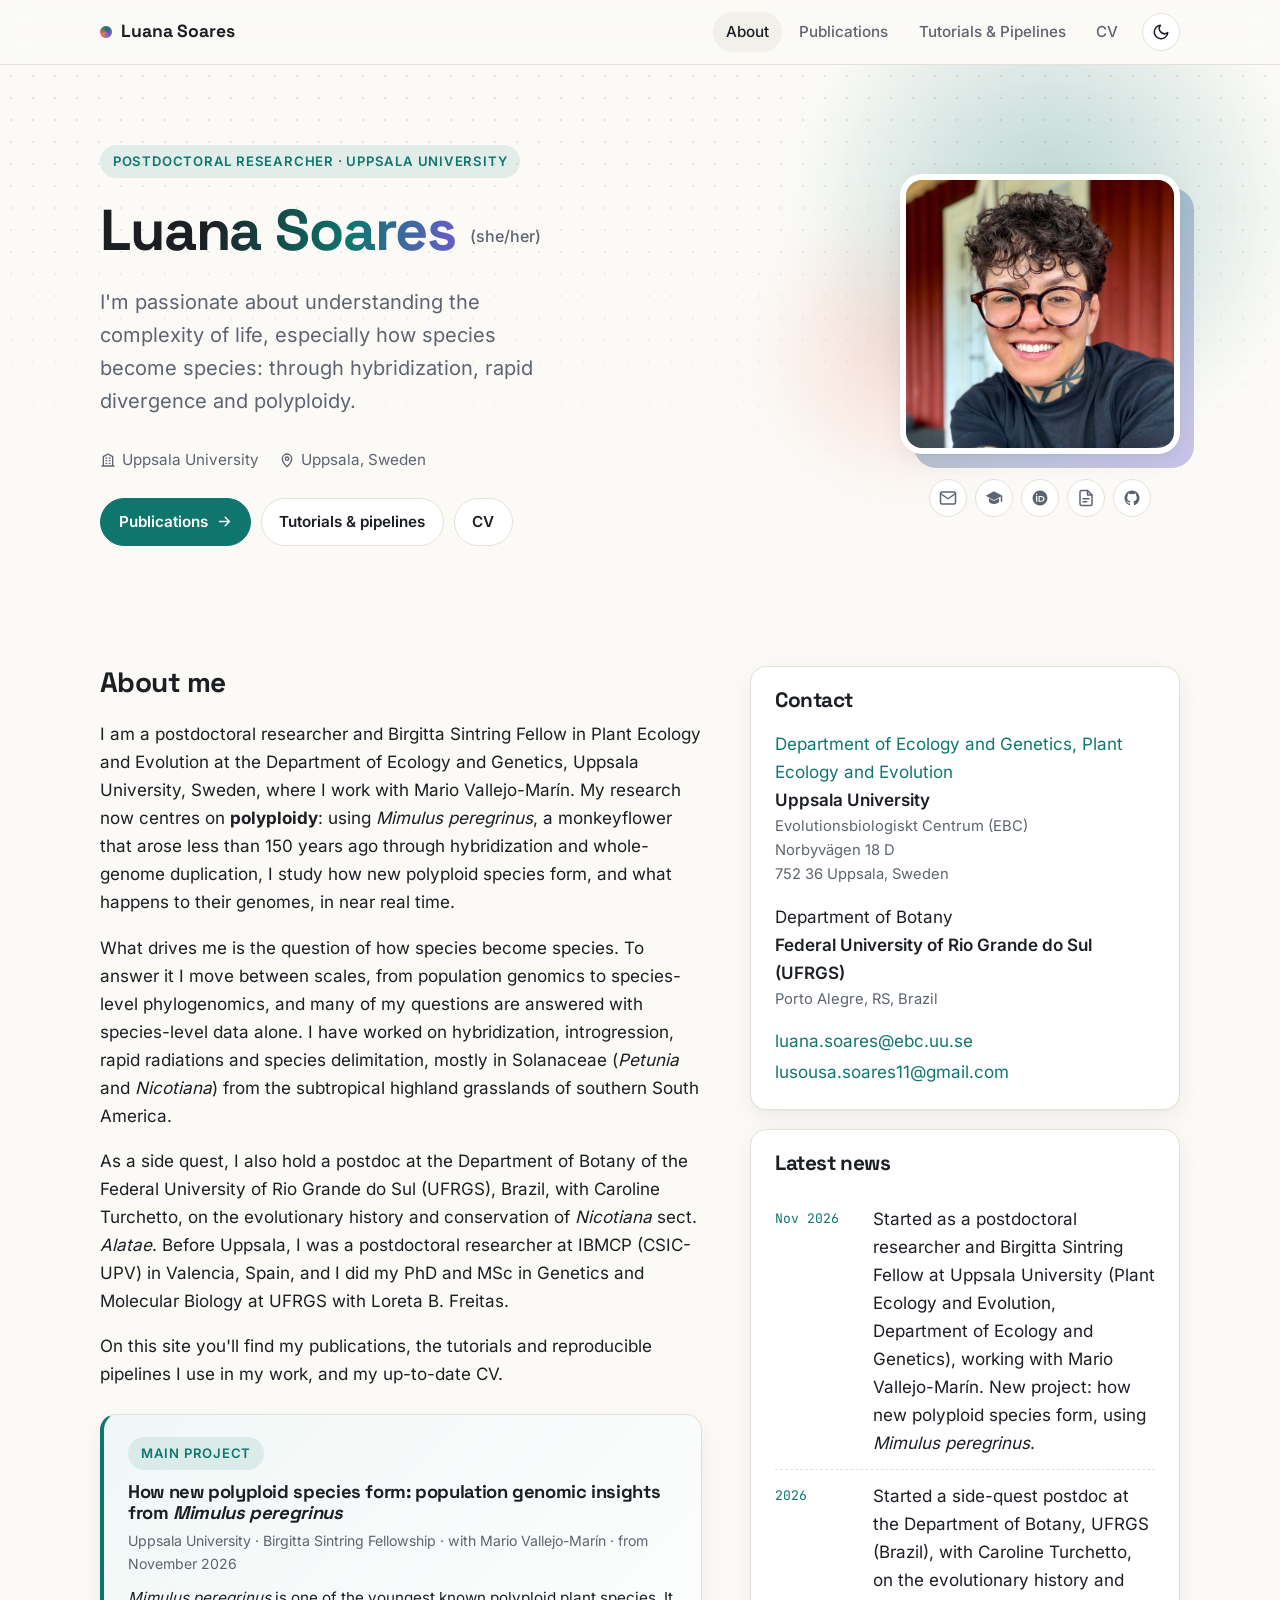
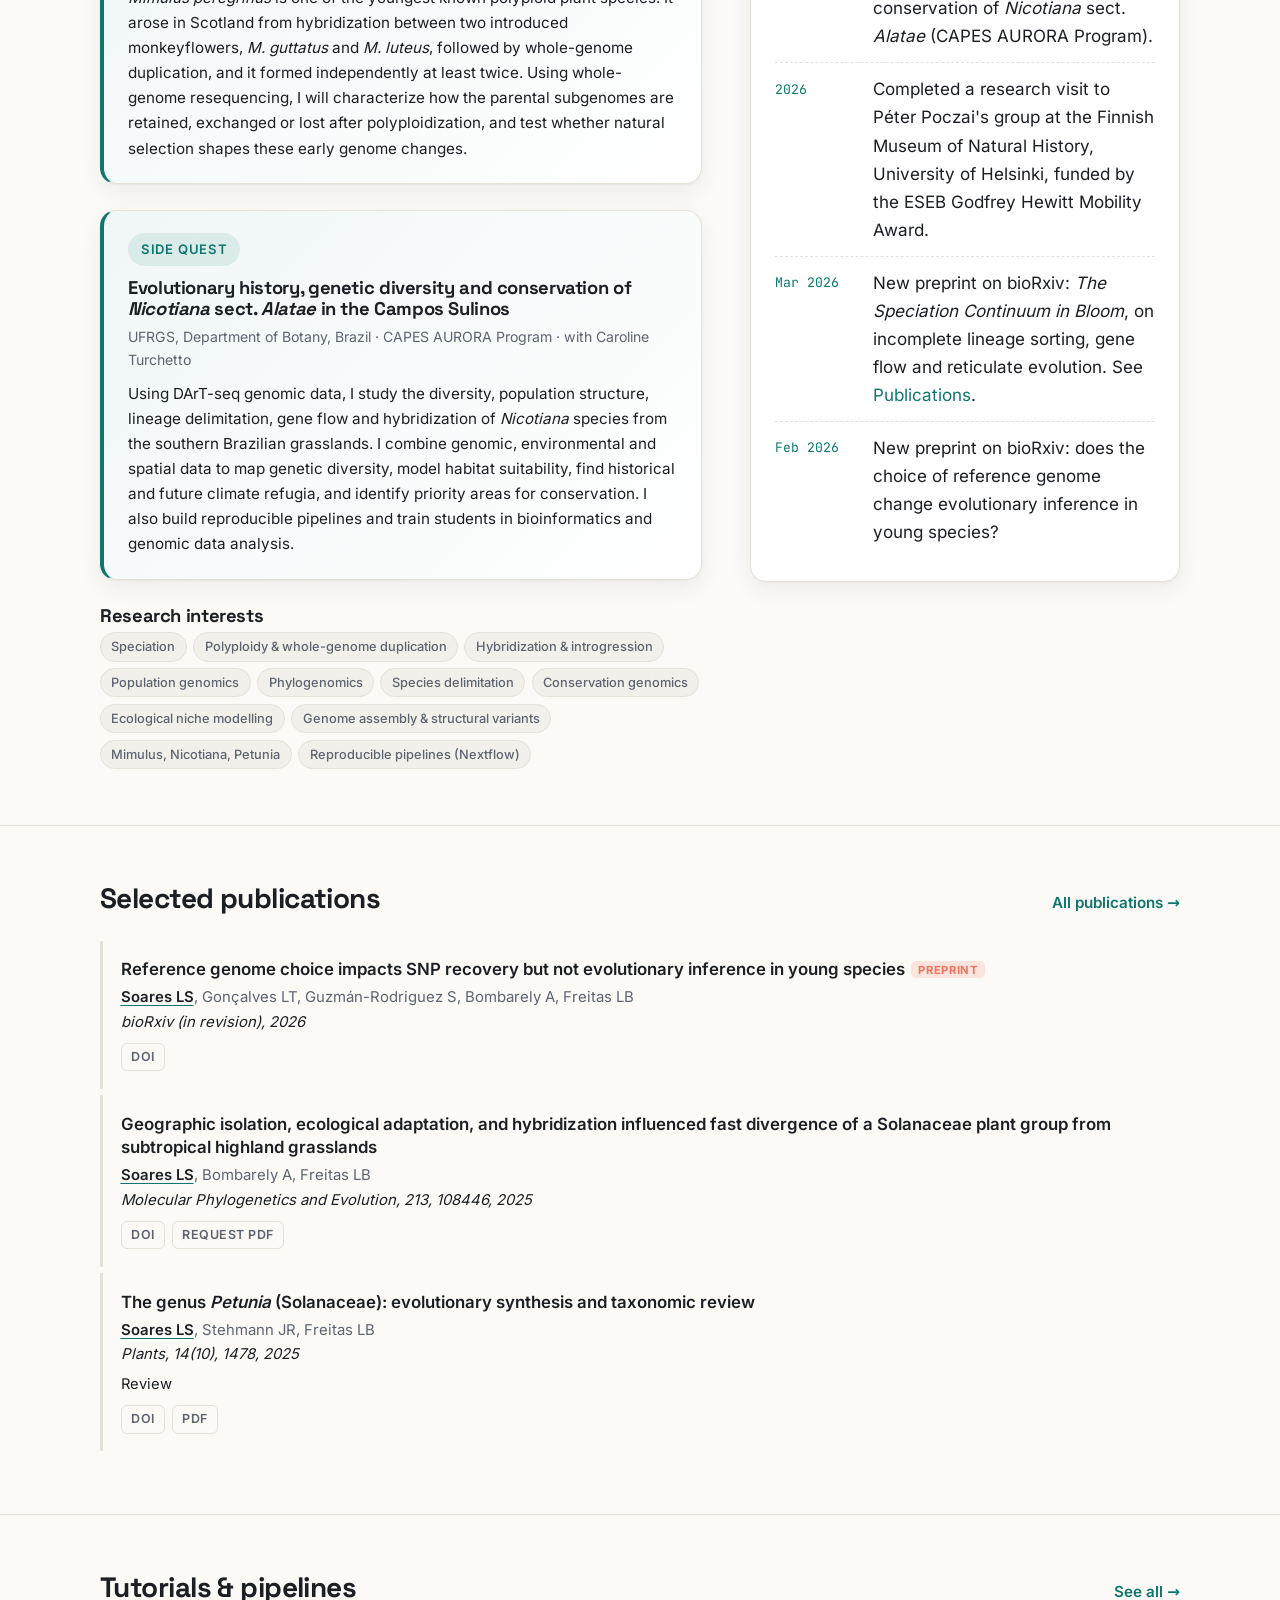
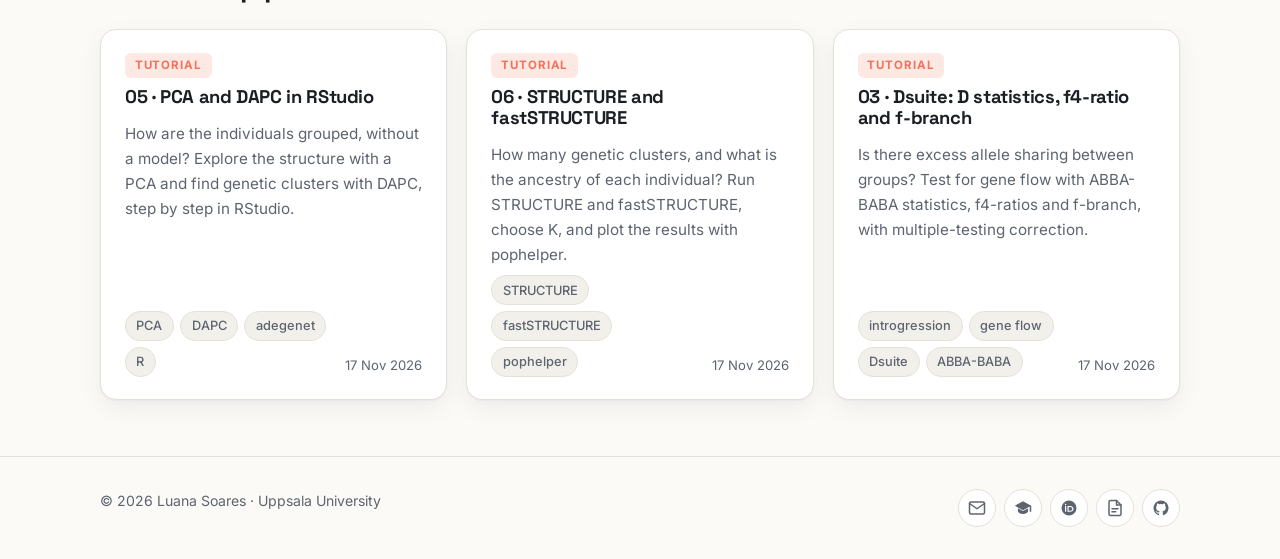
<file: index.html>
<!DOCTYPE html>
<html lang="en">
<head>
<title>Luana Soares · Researcher</title>
<meta name="description" content="Personal research website: publications, tutorials, pipelines and CV.">
<meta charset="utf-8">
<meta name="viewport" content="width=device-width, initial-scale=1">
<link rel="icon" href="assets/img/favicon.svg" type="image/svg+xml">
<link rel="stylesheet" href="assets/css/style.css">
<script src="assets/js/site.js"></script>
</head>
<body data-page="home">
<main>
  <section class="hero"><div class="container" id="hero"></div></section>
  <section class="block"><div class="container two-col" id="about"></div></section>
  <section class="block"><div class="container">
    <div class="section-head"><h2>Selected publications</h2><a href="publications.html">All publications →</a></div>
    <div id="featured-pubs"></div>
  </div></section>
  <section class="block"><div class="container">
    <div class="section-head"><h2>Tutorials &amp; pipelines</h2><a href="tutorials.html">See all →</a></div>
    <div class="grid-cards" id="latest-tuts"></div>
  </div></section>
</main>
</body>
</html>
</file>
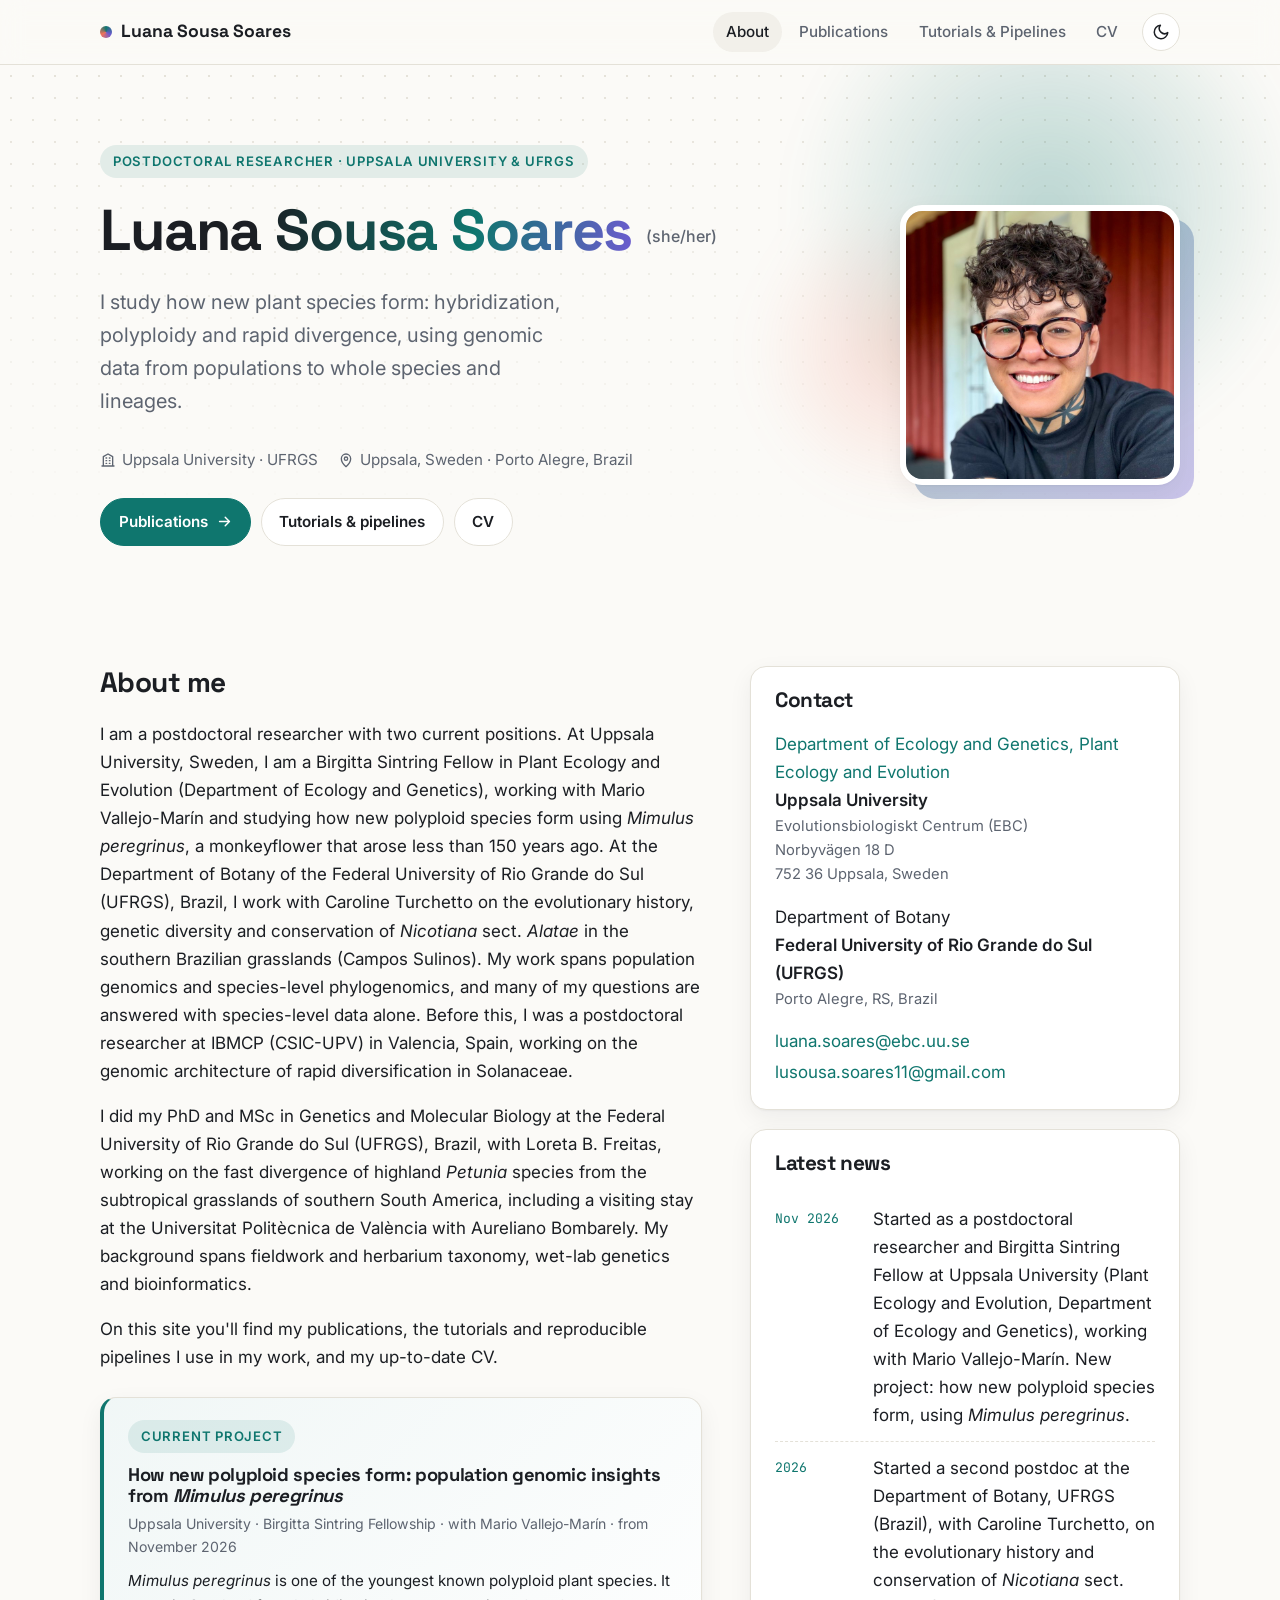
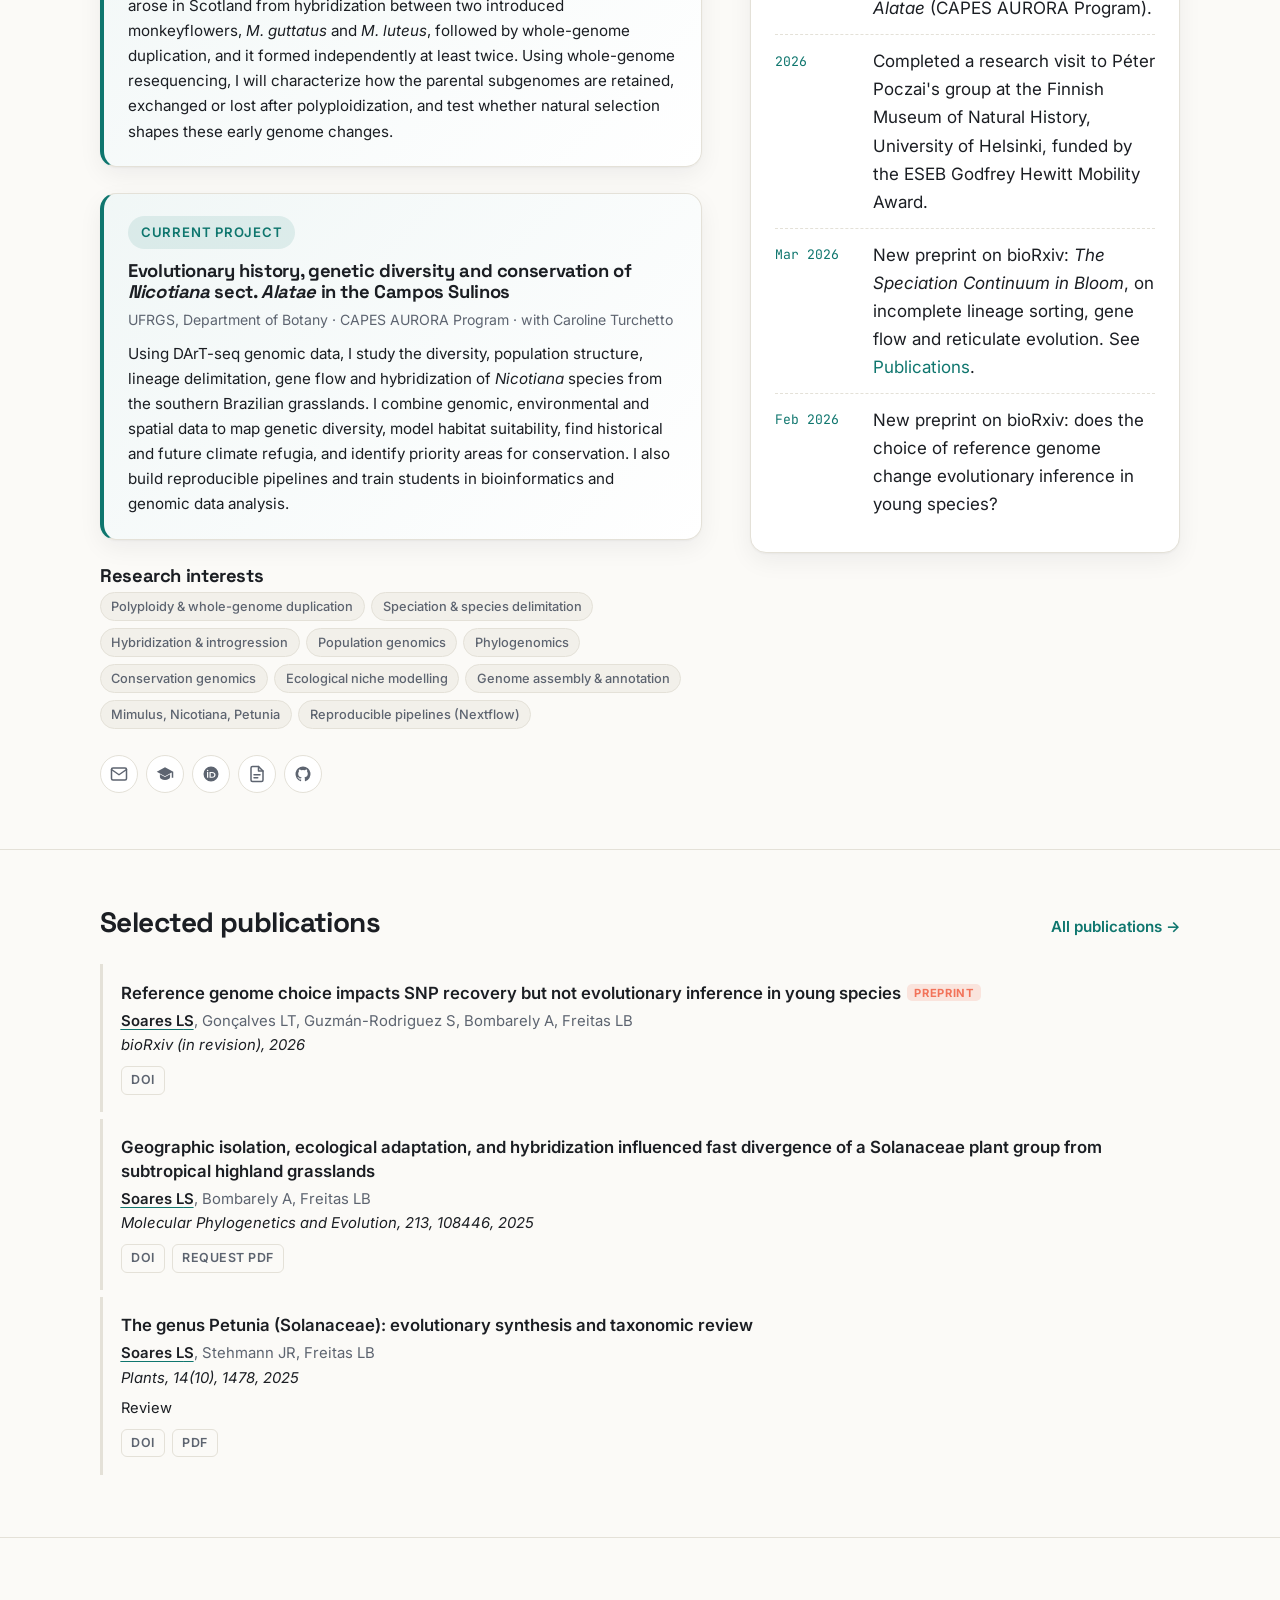
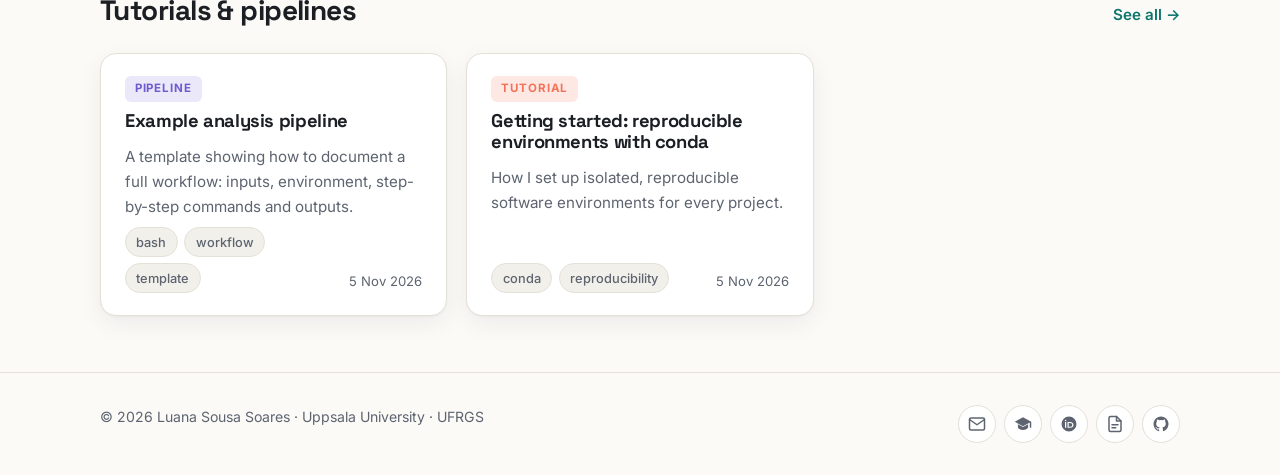
<file: luassoares.github.io/index.html>
<!DOCTYPE html>
<html lang="en">
<head>
<title>Luana Sousa Soares · Researcher</title>
<meta name="description" content="Personal research website: publications, tutorials, pipelines and CV.">
<meta charset="utf-8">
<meta name="viewport" content="width=device-width, initial-scale=1">
<link rel="preconnect" href="https://fonts.googleapis.com">
<link rel="preconnect" href="https://fonts.gstatic.com" crossorigin>
<link href="https://fonts.googleapis.com/css2?family=Inter:wght@400;500;600;700&family=JetBrains+Mono:wght@400;500&family=Space+Grotesk:wght@500;700&display=swap" rel="stylesheet">
<link rel="icon" href="assets/img/favicon.svg" type="image/svg+xml">
<link rel="stylesheet" href="assets/css/style.css">
<script src="assets/js/site.js"></script>
</head>
<body data-page="home">
<main>
  <section class="hero"><div class="container" id="hero"></div></section>
  <section class="block"><div class="container two-col" id="about"></div></section>
  <section class="block"><div class="container">
    <div class="section-head"><h2>Selected publications</h2><a href="publications.html">All publications →</a></div>
    <div id="featured-pubs"></div>
  </div></section>
  <section class="block"><div class="container">
    <div class="section-head"><h2>Tutorials &amp; pipelines</h2><a href="tutorials.html">See all →</a></div>
    <div class="grid-cards" id="latest-tuts"></div>
  </div></section>
</main>
</body>
</html>
</file>
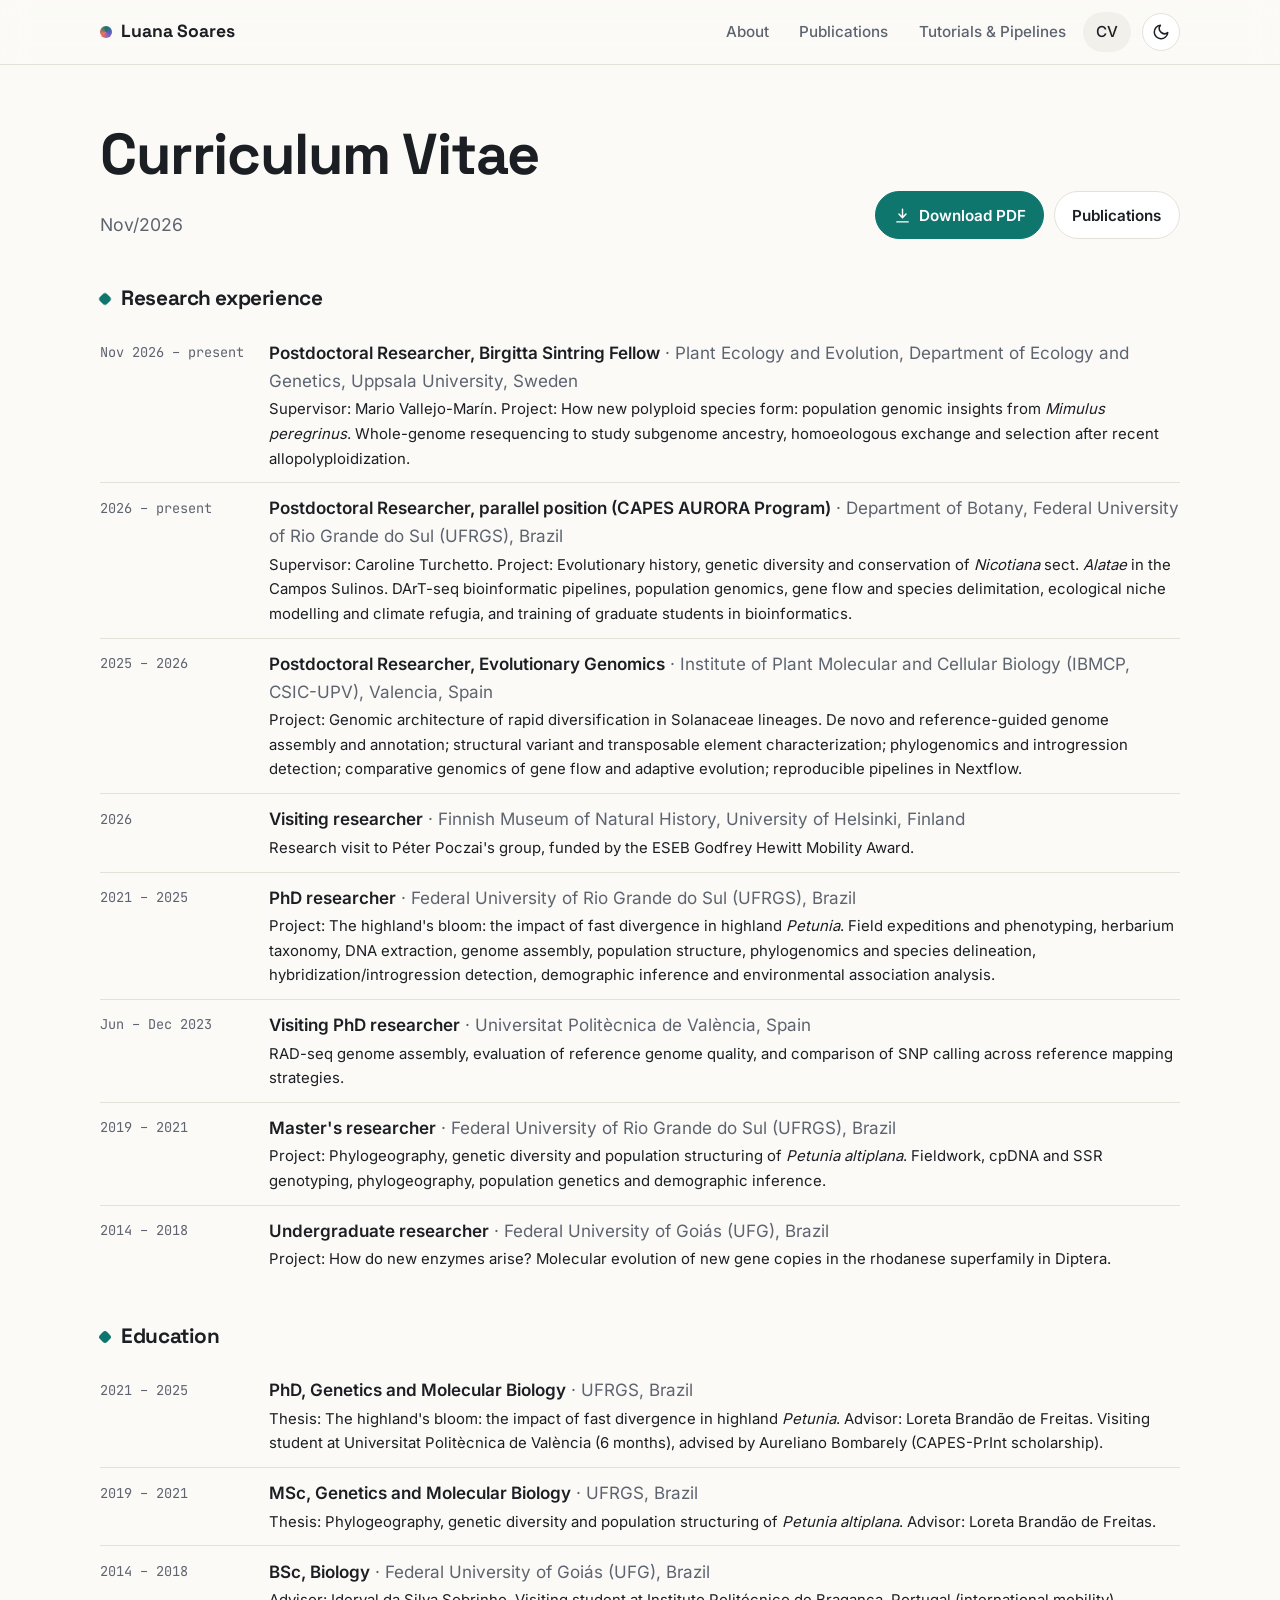
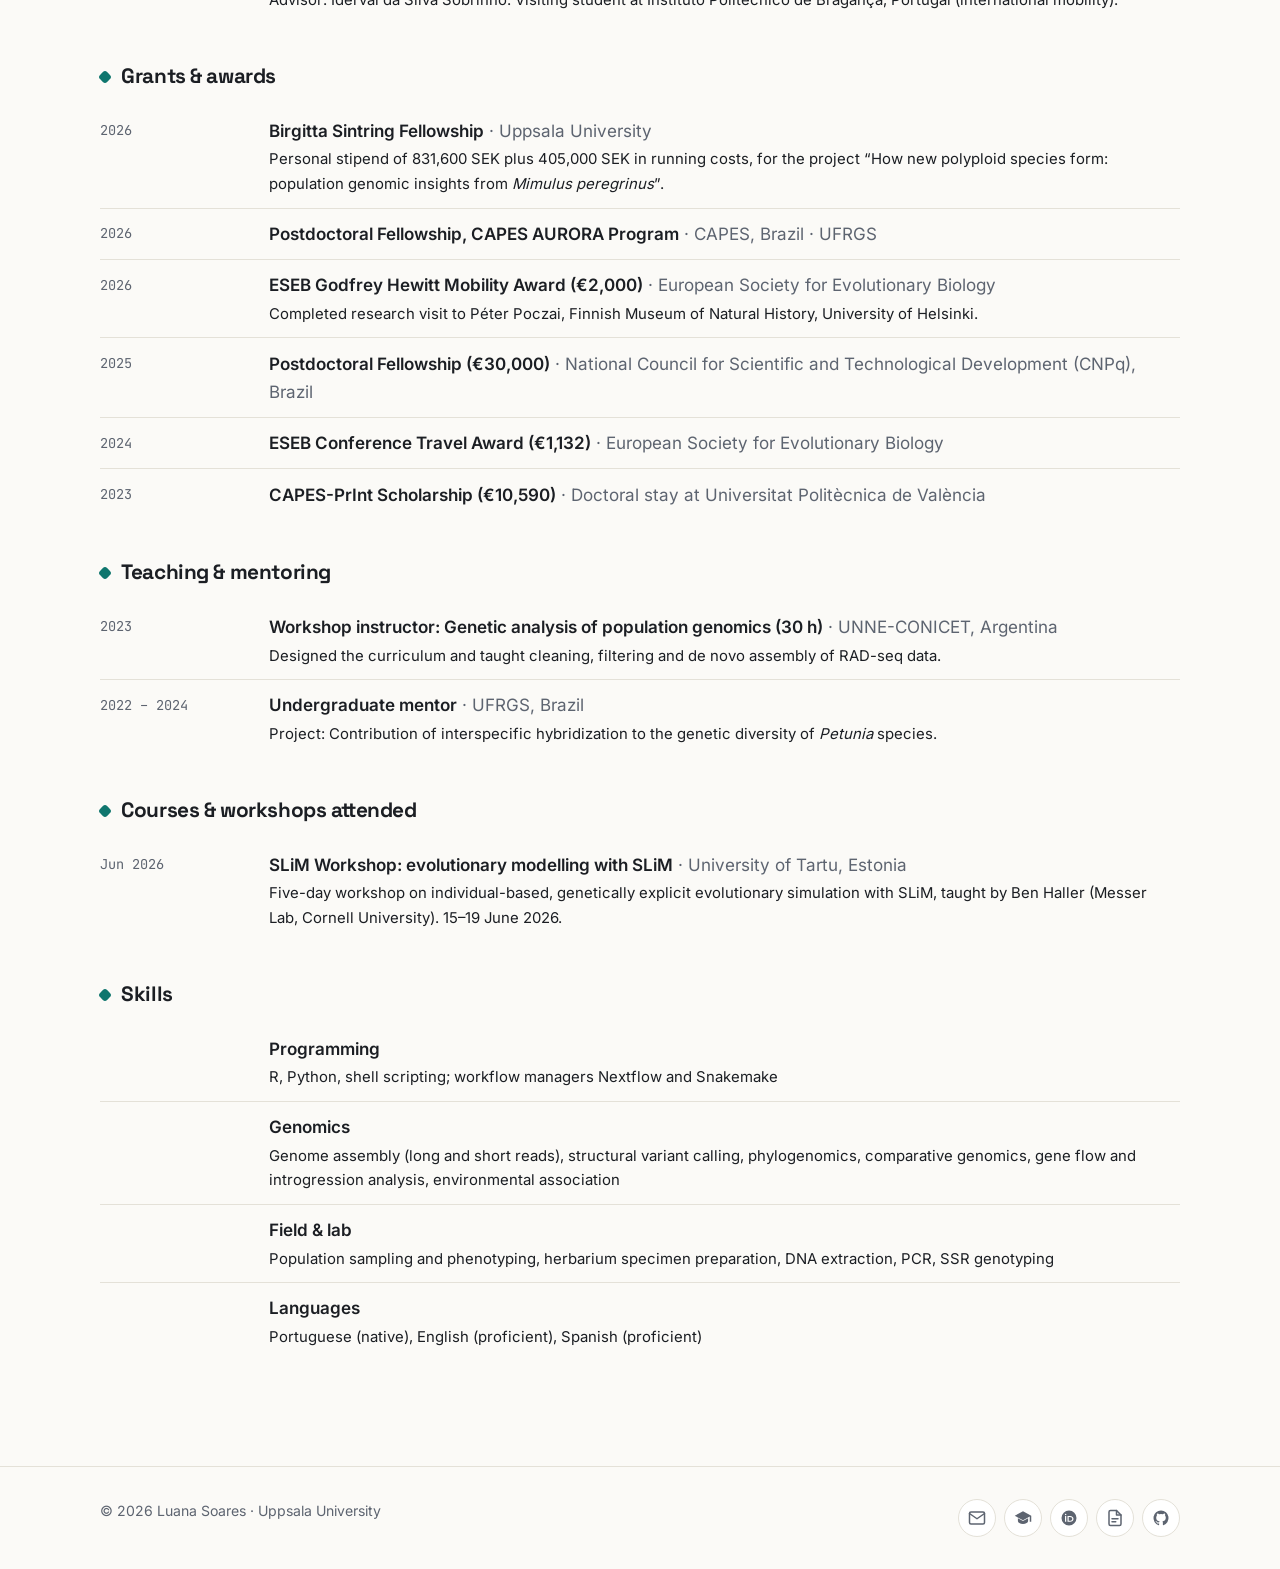
<file: cv.html>
<!DOCTYPE html>
<html lang="en">
<head>
<title>CV · Luana Soares</title>
<meta charset="utf-8">
<meta name="viewport" content="width=device-width, initial-scale=1">
<link rel="icon" href="assets/img/favicon.svg" type="image/svg+xml">
<link rel="stylesheet" href="assets/css/style.css">
<script src="assets/js/site.js"></script>
</head>
<body data-page="cv">
<main class="container">
  <div class="page-head reveal" style="display:flex;flex-wrap:wrap;justify-content:space-between;align-items:flex-end;gap:1.5rem">
    <div>
      <h1>Curriculum Vitae</h1>
      <p id="cv-updated"></p>
    </div>
    <div class="btn-row no-print">
      <a class="btn primary" id="cv-download" href="#" target="_blank" rel="noopener">
        <svg viewBox="0 0 24 24" fill="none" stroke="currentColor" stroke-width="2" stroke-linecap="round" stroke-linejoin="round"><path d="M12 3v12m0 0 5-5m-5 5-5-5M4 21h16"/></svg>
        Download PDF
      </a>
      <a class="btn" href="publications.html">Publications</a>
    </div>
  </div>
  <div id="cv-body" style="padding:1.5rem 0 4rem"></div>
</main>
</body>
</html>
</file>
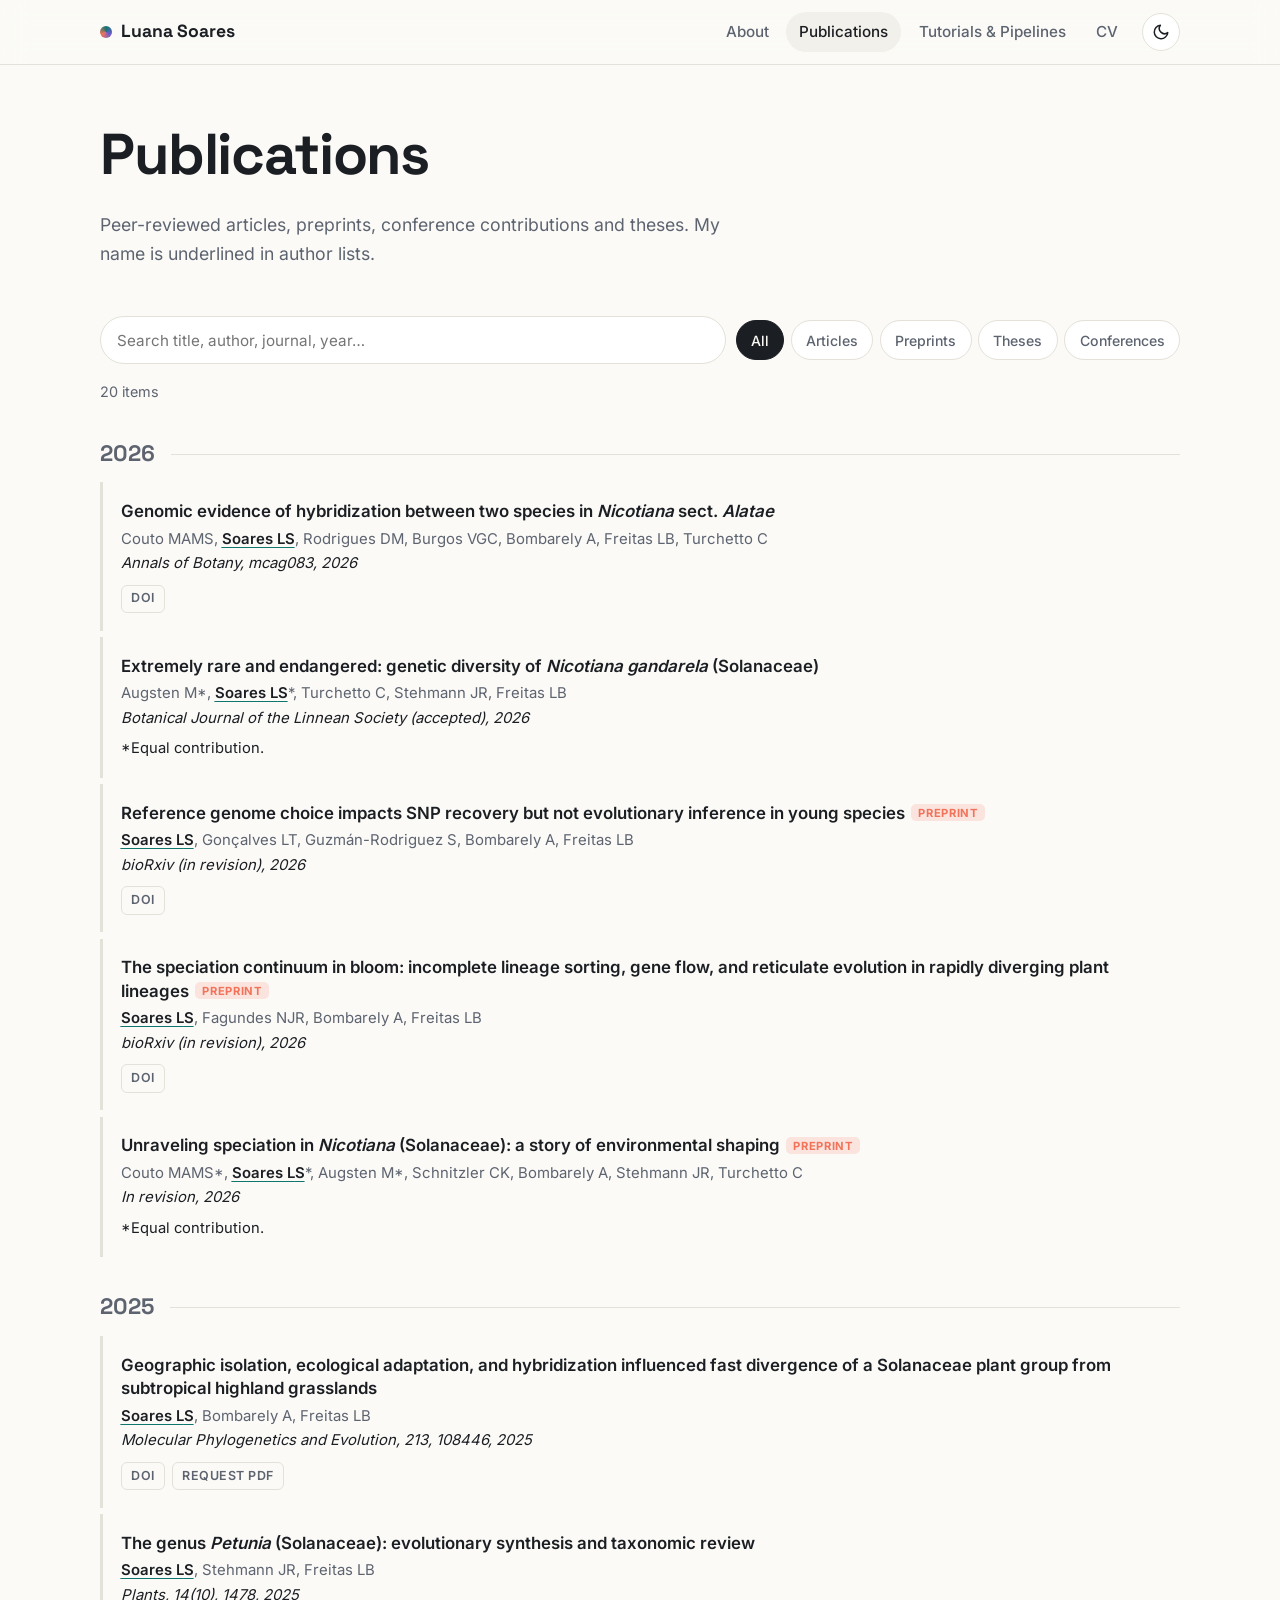
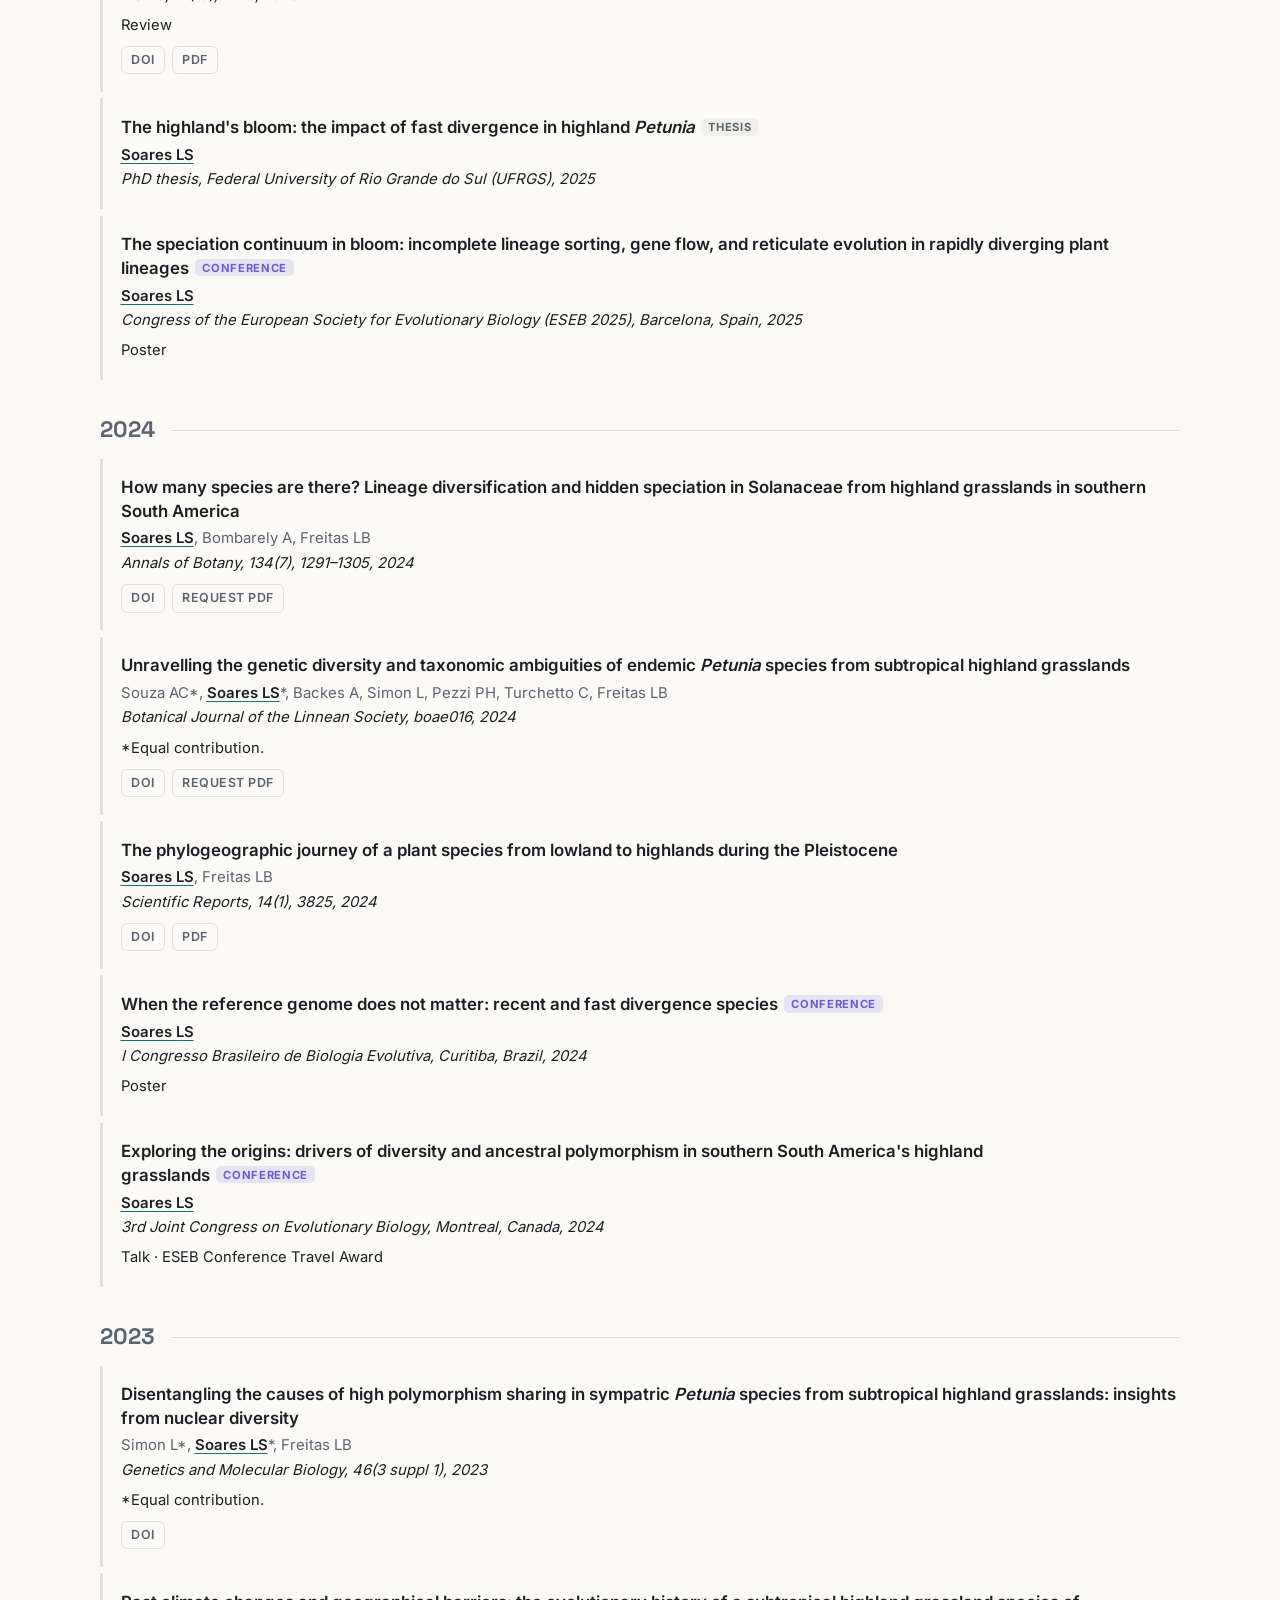
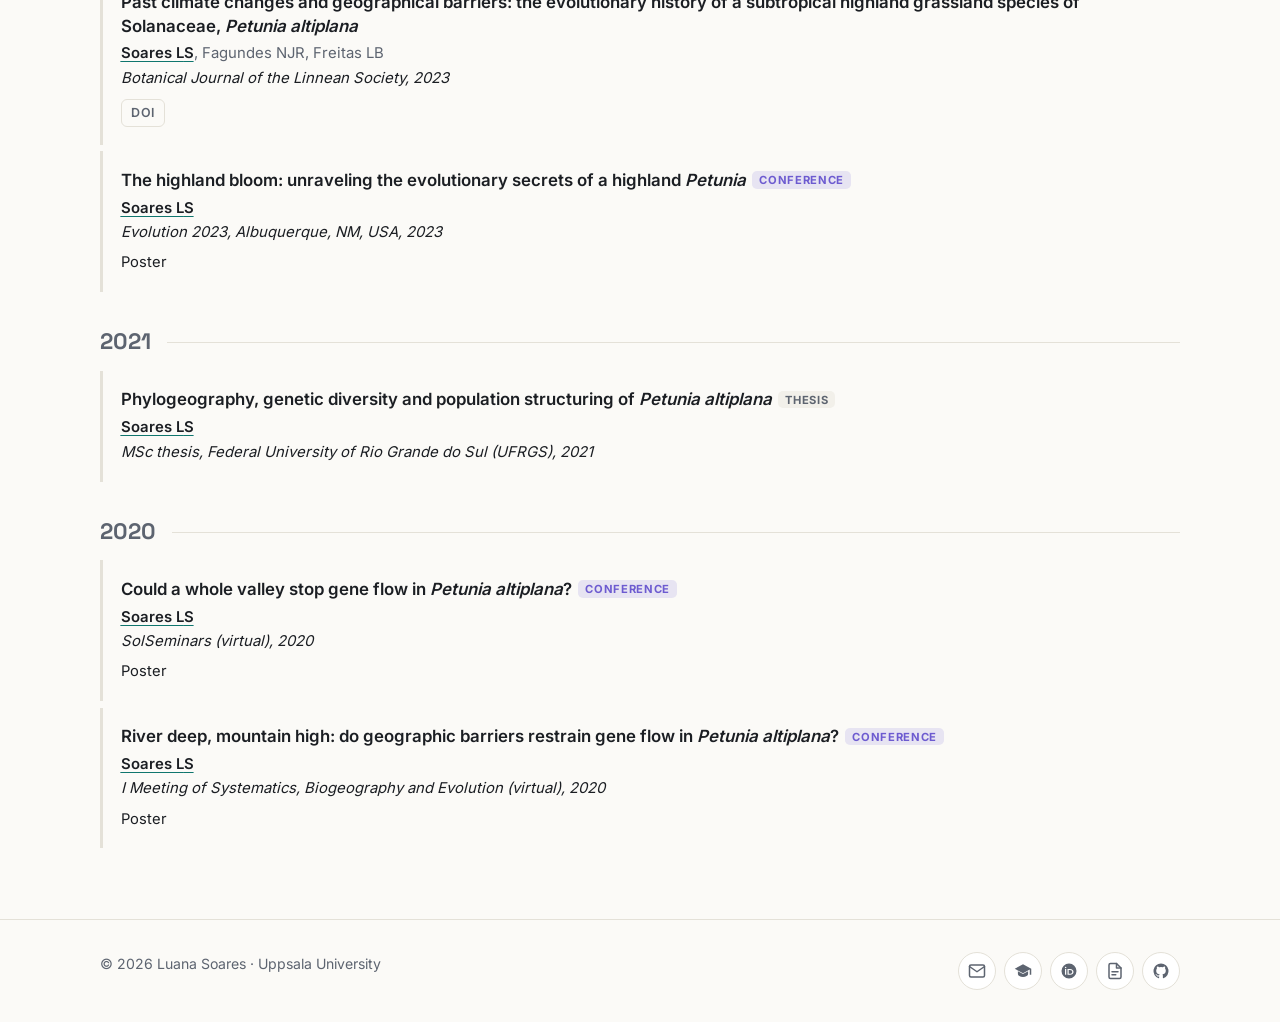
<file: publications.html>
<!DOCTYPE html>
<html lang="en">
<head>
<title>Publications · Luana Soares</title>
<meta charset="utf-8">
<meta name="viewport" content="width=device-width, initial-scale=1">
<link rel="icon" href="assets/img/favicon.svg" type="image/svg+xml">
<link rel="stylesheet" href="assets/css/style.css">
<script src="assets/js/site.js"></script>
</head>
<body data-page="publications">
<main class="container">
  <div class="page-head reveal">
    <h1>Publications</h1>
    <p>Peer-reviewed articles, preprints, conference contributions and theses. My name is underlined in author lists.</p>
  </div>
  <div class="toolbar">
    <input id="search" type="search" placeholder="Search title, author, journal, year…">
    <div id="filters" style="display:flex;gap:.4rem;flex-wrap:wrap"></div>
  </div>
  <div class="muted" id="count" style="font-size:.9rem"></div>
  <div id="pub-list" style="padding-bottom:4rem"></div>
</main>
</body>
</html>
</file>
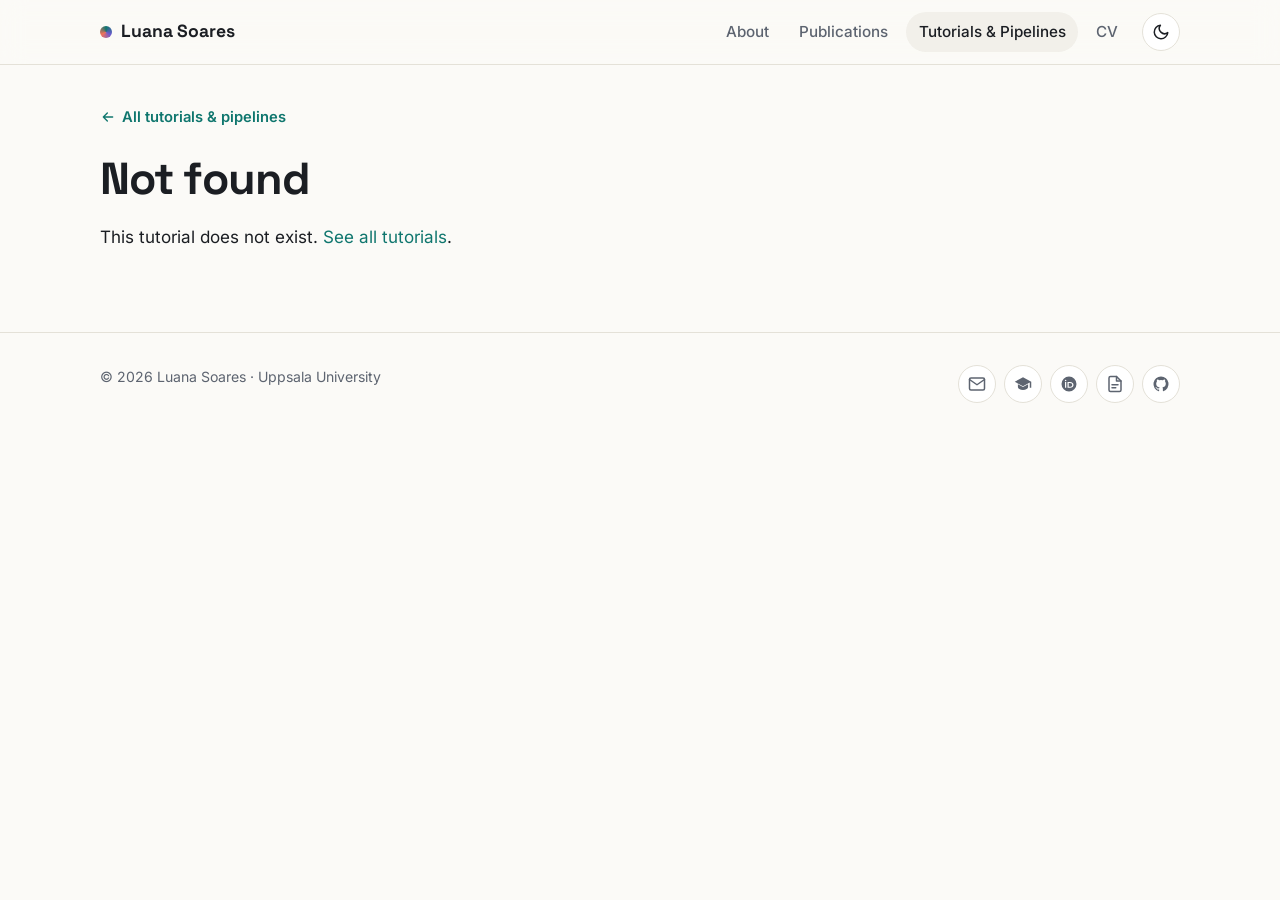
<file: tutorial.html>
<!DOCTYPE html>
<html lang="en">
<head>
<title>Luana Soares</title>
<meta charset="utf-8">
<meta name="viewport" content="width=device-width, initial-scale=1">
<link rel="icon" href="assets/img/favicon.svg" type="image/svg+xml">
<link rel="stylesheet" href="assets/css/style.css">
<script src="assets/js/site.js"></script>
<link rel="stylesheet" href="assets/css/highlight-github-dark.min.css">
<script src="assets/js/marked.min.js"></script>
<script src="assets/js/highlight.min.js"></script>
</head>
<body data-page="tutorial">
<main class="container">
  <div class="article-wrap">
    <div>
      <a class="back" href="tutorials.html"><svg width="16" height="16" viewBox="0 0 24 24" fill="none" stroke="currentColor" stroke-width="2" stroke-linecap="round" stroke-linejoin="round"><path d="M19 12H5m6 6-6-6 6-6"/></svg> All tutorials &amp; pipelines</a>
      <article class="article" id="article"><p class="muted">Loading…</p></article>
    </div>
    <aside class="toc" id="toc"></aside>
  </div>
</main>
</body>
</html>
</file>
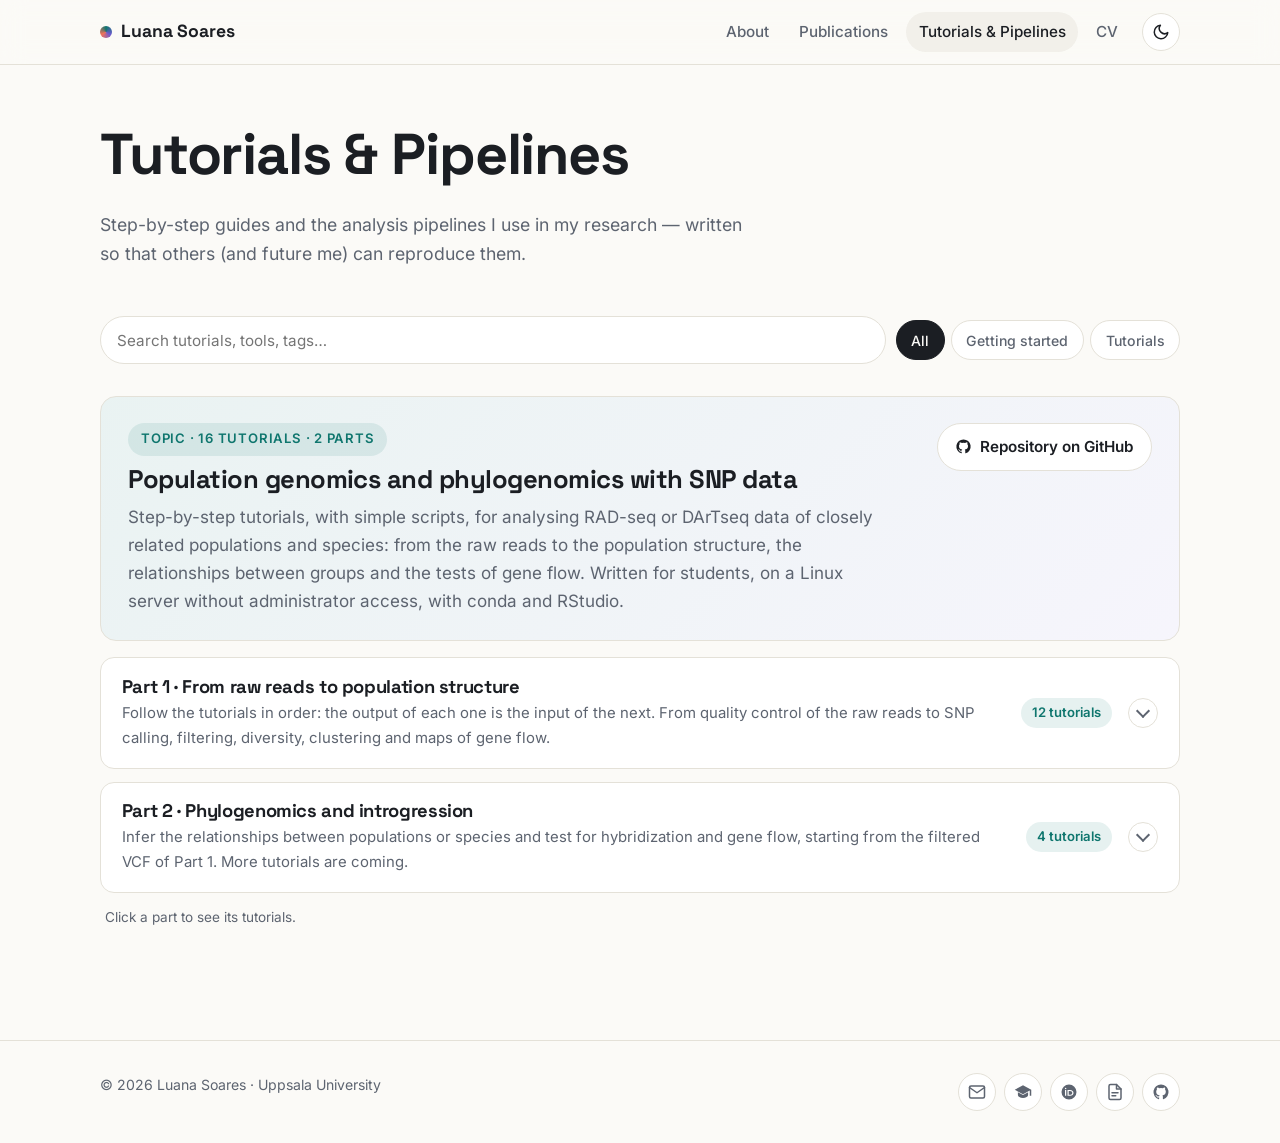
<file: tutorials.html>
<!DOCTYPE html>
<html lang="en">
<head>
<title>Tutorials &amp; Pipelines · Luana Soares</title>
<meta charset="utf-8">
<meta name="viewport" content="width=device-width, initial-scale=1">
<link rel="icon" href="assets/img/favicon.svg" type="image/svg+xml">
<link rel="stylesheet" href="assets/css/style.css">
<script src="assets/js/site.js"></script>
</head>
<body data-page="tutorials">
<main class="container">
  <div class="page-head reveal">
    <h1>Tutorials &amp; Pipelines</h1>
    <p>Step-by-step guides and the analysis pipelines I use in my research — written so that others (and future me) can reproduce them.</p>
  </div>
  <div class="toolbar">
    <input id="search" type="search" placeholder="Search tutorials, tools, tags…">
    <div id="filters" style="display:flex;gap:.4rem;flex-wrap:wrap"></div>
  </div>
  <div id="tut-list" style="padding:1rem 0 4rem"></div>
</main>
</body>
</html>
</file>
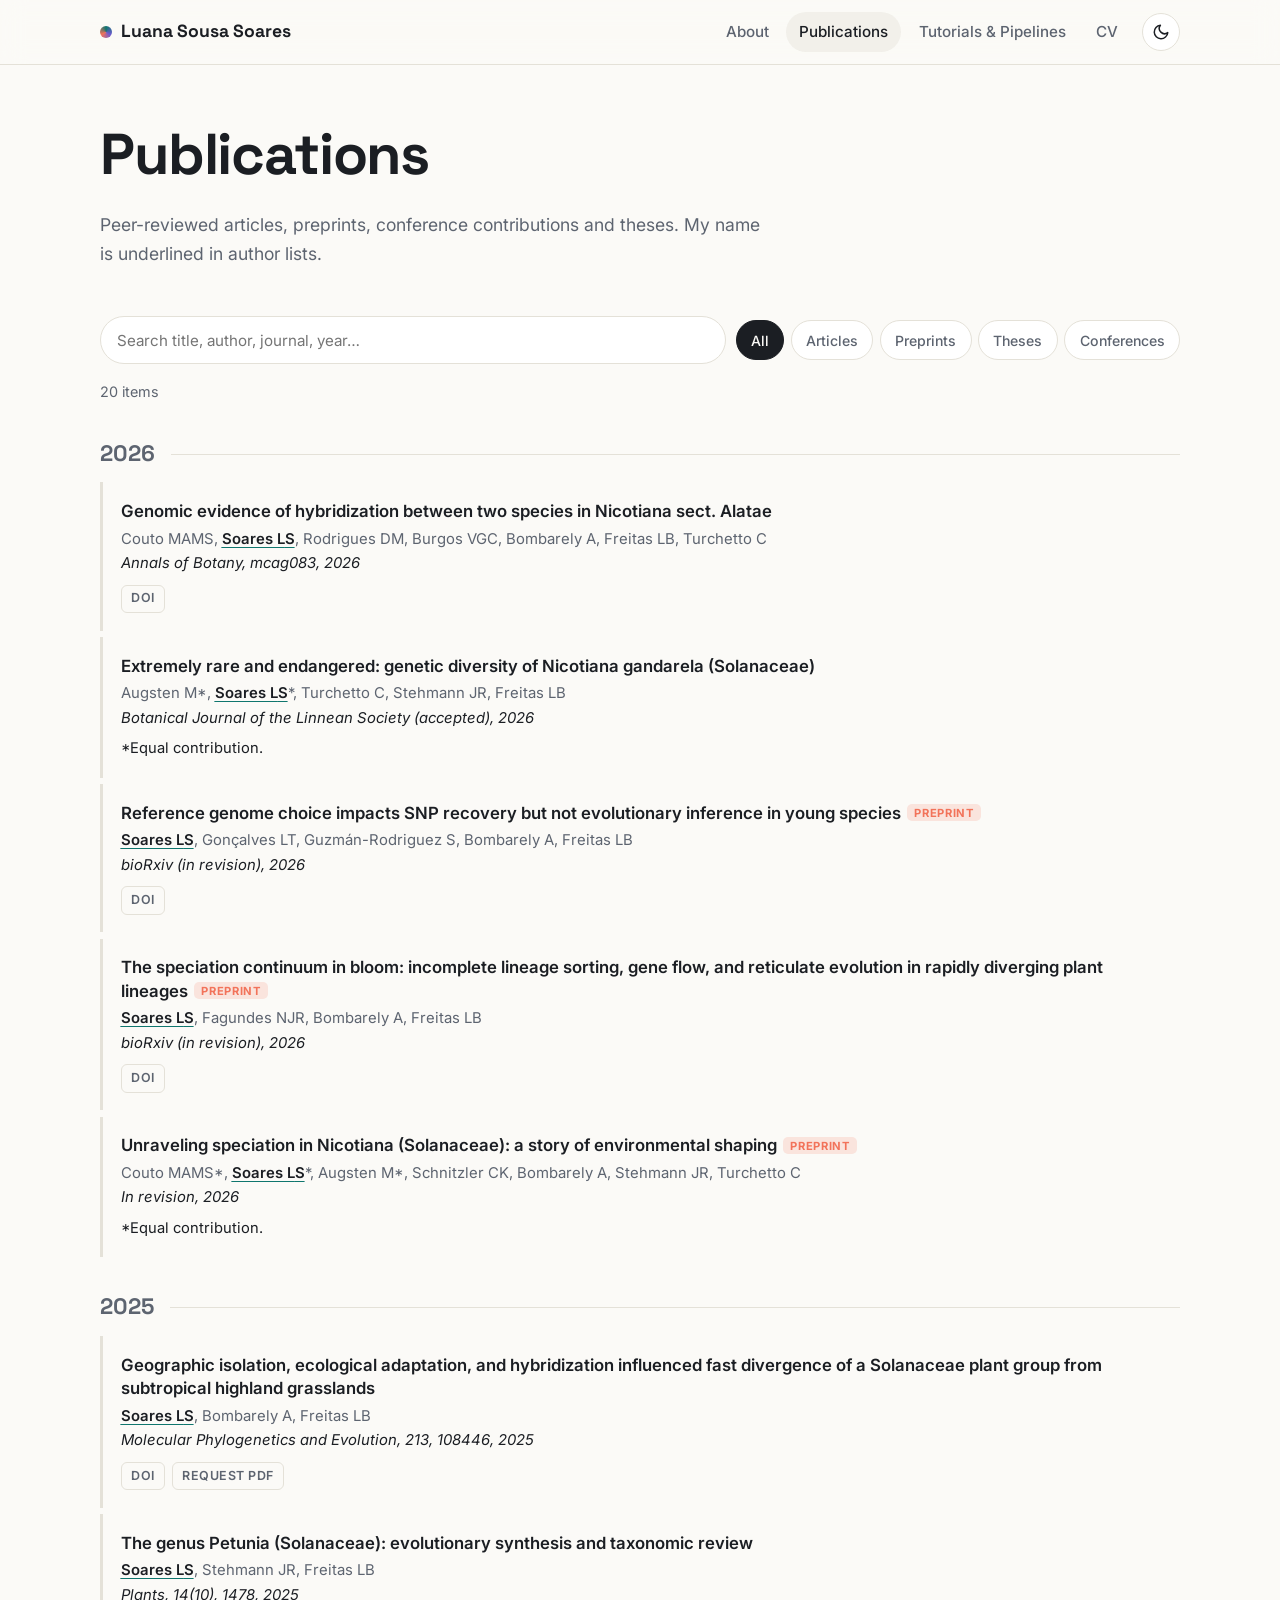
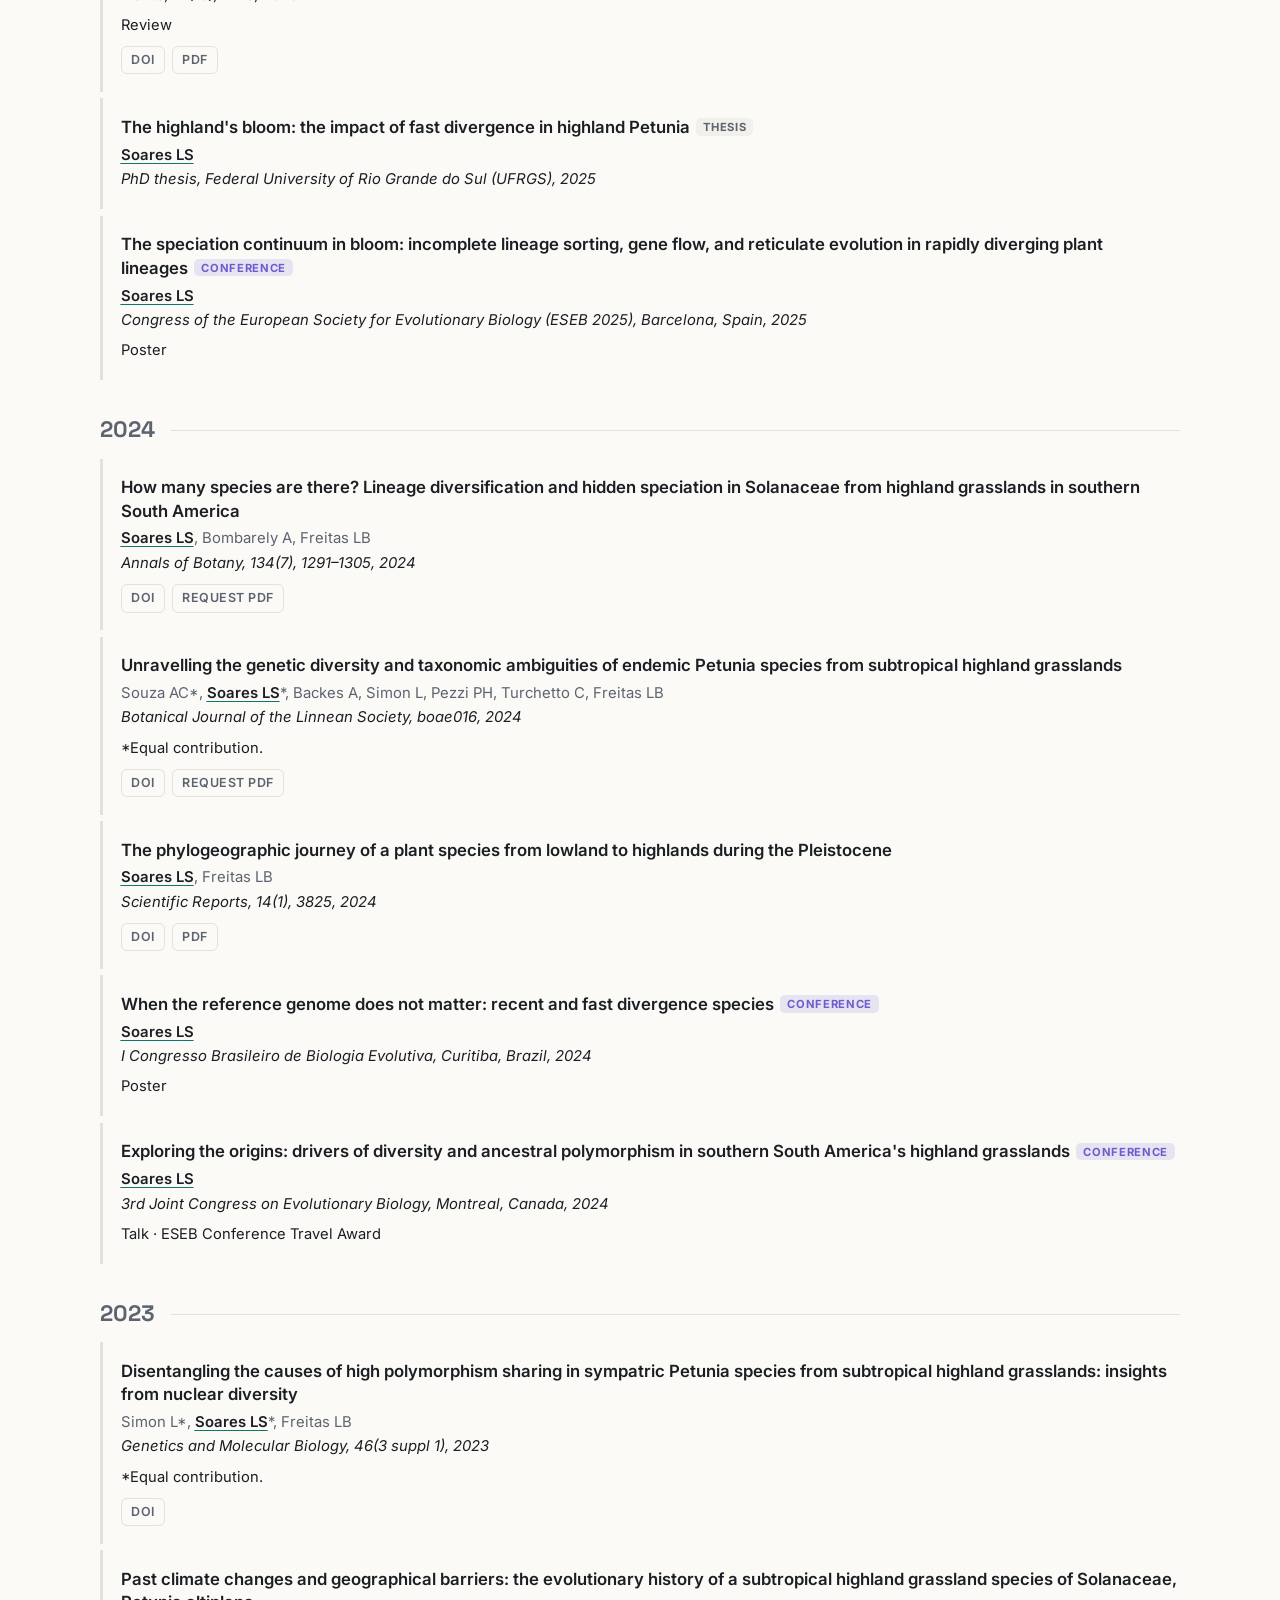
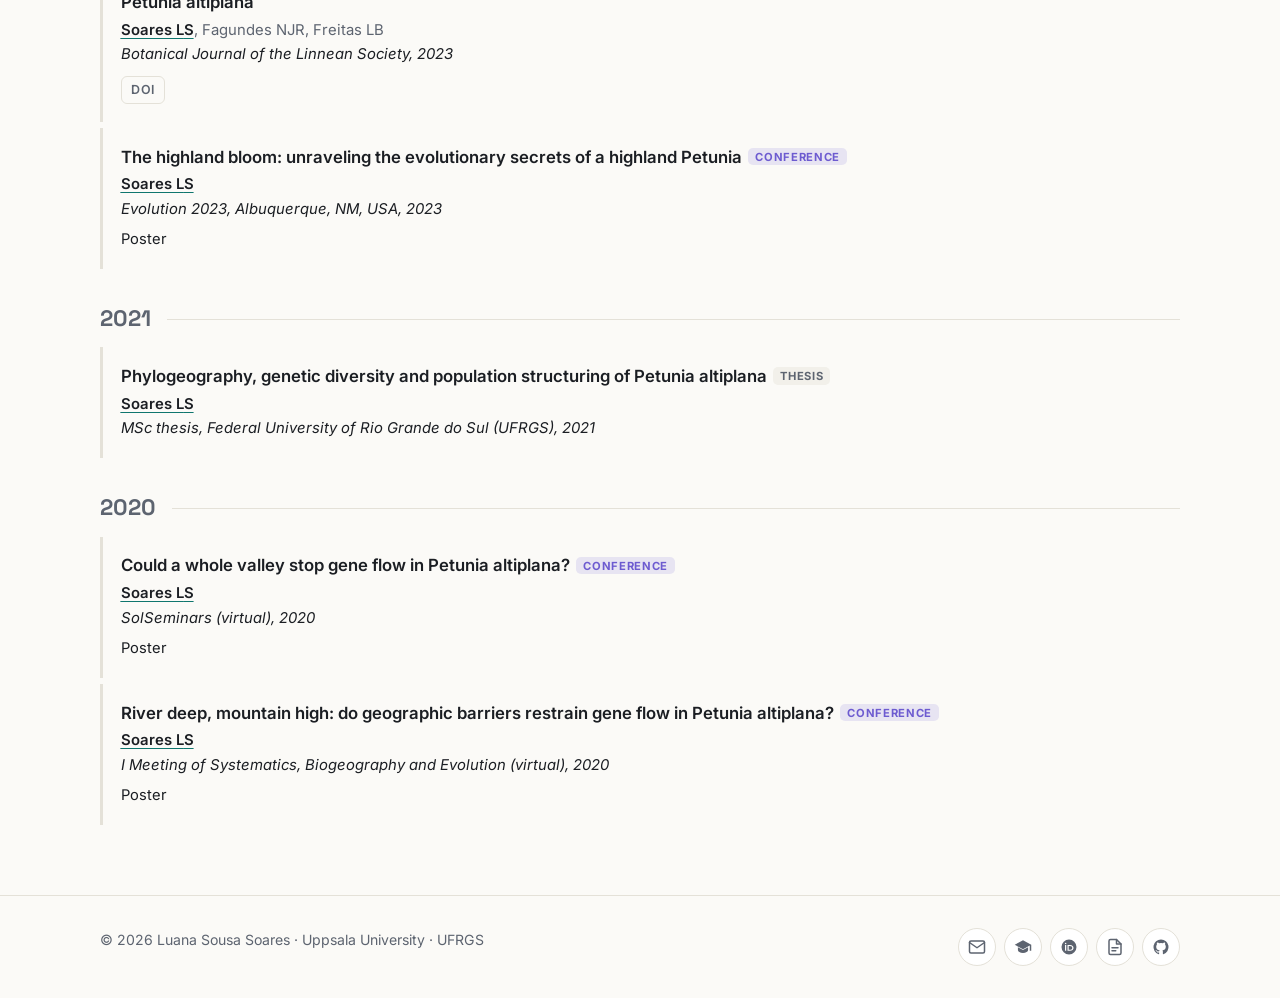
<file: luassoares.github.io/publications.html>
<!DOCTYPE html>
<html lang="en">
<head>
<title>Publications · Luana Sousa Soares</title>
<meta charset="utf-8">
<meta name="viewport" content="width=device-width, initial-scale=1">
<link rel="preconnect" href="https://fonts.googleapis.com">
<link rel="preconnect" href="https://fonts.gstatic.com" crossorigin>
<link href="https://fonts.googleapis.com/css2?family=Inter:wght@400;500;600;700&family=JetBrains+Mono:wght@400;500&family=Space+Grotesk:wght@500;700&display=swap" rel="stylesheet">
<link rel="icon" href="assets/img/favicon.svg" type="image/svg+xml">
<link rel="stylesheet" href="assets/css/style.css">
<script src="assets/js/site.js"></script>
</head>
<body data-page="publications">
<main class="container">
  <div class="page-head reveal">
    <h1>Publications</h1>
    <p>Peer-reviewed articles, preprints, conference contributions and theses. My name is underlined in author lists.</p>
  </div>
  <div class="toolbar">
    <input id="search" type="search" placeholder="Search title, author, journal, year…">
    <div id="filters" style="display:flex;gap:.4rem;flex-wrap:wrap"></div>
  </div>
  <div class="muted" id="count" style="font-size:.9rem"></div>
  <div id="pub-list" style="padding-bottom:4rem"></div>
</main>
</body>
</html>
</file>
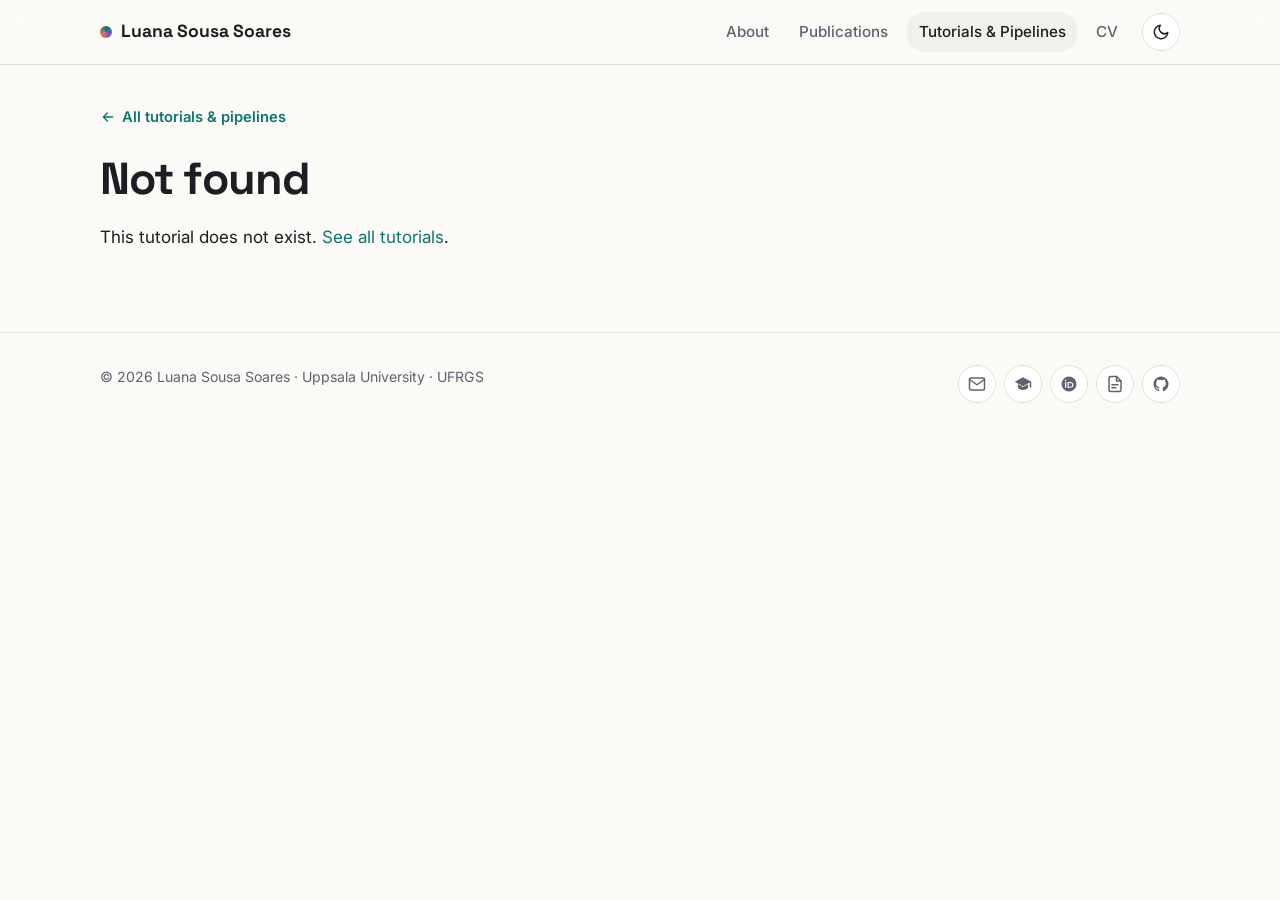
<file: luassoares.github.io/tutorial.html>
<!DOCTYPE html>
<html lang="en">
<head>
<title>Luana Sousa Soares</title>
<meta charset="utf-8">
<meta name="viewport" content="width=device-width, initial-scale=1">
<link rel="preconnect" href="https://fonts.googleapis.com">
<link rel="preconnect" href="https://fonts.gstatic.com" crossorigin>
<link href="https://fonts.googleapis.com/css2?family=Inter:wght@400;500;600;700&family=JetBrains+Mono:wght@400;500&family=Space+Grotesk:wght@500;700&display=swap" rel="stylesheet">
<link rel="icon" href="assets/img/favicon.svg" type="image/svg+xml">
<link rel="stylesheet" href="assets/css/style.css">
<script src="assets/js/site.js"></script>
<link rel="stylesheet" href="assets/css/highlight-github-dark.min.css">
<script src="assets/js/marked.min.js"></script>
<script src="assets/js/highlight.min.js"></script>
</head>
<body data-page="tutorial">
<main class="container">
  <div class="article-wrap">
    <div>
      <a class="back" href="tutorials.html"><svg width="16" height="16" viewBox="0 0 24 24" fill="none" stroke="currentColor" stroke-width="2" stroke-linecap="round" stroke-linejoin="round"><path d="M19 12H5m6 6-6-6 6-6"/></svg> All tutorials &amp; pipelines</a>
      <article class="article" id="article"><p class="muted">Loading…</p></article>
    </div>
    <aside class="toc" id="toc"></aside>
  </div>
</main>
</body>
</html>
</file>
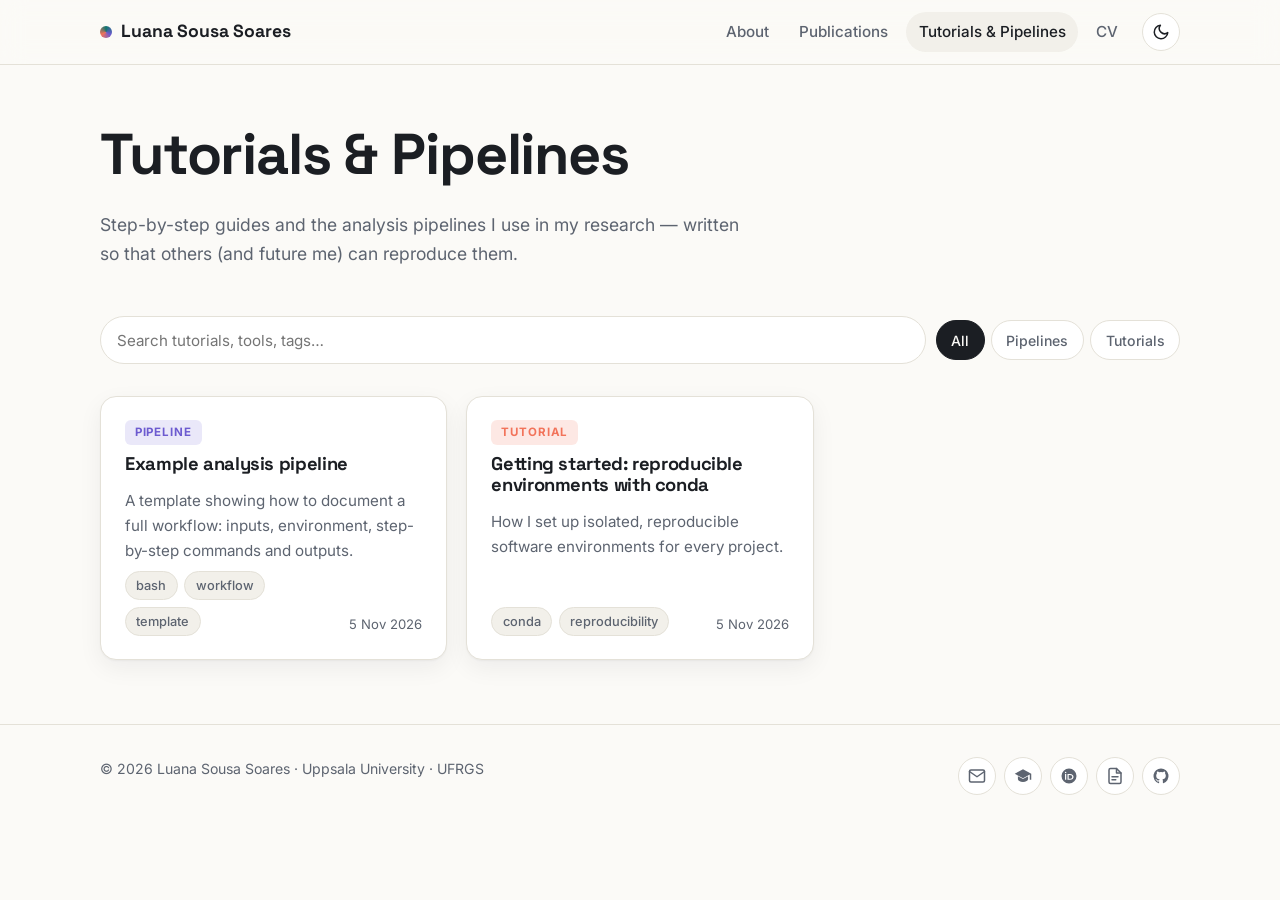
<file: luassoares.github.io/tutorials.html>
<!DOCTYPE html>
<html lang="en">
<head>
<title>Tutorials &amp; Pipelines · Luana Sousa Soares</title>
<meta charset="utf-8">
<meta name="viewport" content="width=device-width, initial-scale=1">
<link rel="preconnect" href="https://fonts.googleapis.com">
<link rel="preconnect" href="https://fonts.gstatic.com" crossorigin>
<link href="https://fonts.googleapis.com/css2?family=Inter:wght@400;500;600;700&family=JetBrains+Mono:wght@400;500&family=Space+Grotesk:wght@500;700&display=swap" rel="stylesheet">
<link rel="icon" href="assets/img/favicon.svg" type="image/svg+xml">
<link rel="stylesheet" href="assets/css/style.css">
<script src="assets/js/site.js"></script>
</head>
<body data-page="tutorials">
<main class="container">
  <div class="page-head reveal">
    <h1>Tutorials &amp; Pipelines</h1>
    <p>Step-by-step guides and the analysis pipelines I use in my research — written so that others (and future me) can reproduce them.</p>
  </div>
  <div class="toolbar">
    <input id="search" type="search" placeholder="Search tutorials, tools, tags…">
    <div id="filters" style="display:flex;gap:.4rem;flex-wrap:wrap">
      <button class="filter on" data-type="all">All</button>
      <button class="filter" data-type="pipeline">Pipelines</button>
      <button class="filter" data-type="tutorial">Tutorials</button>
    </div>
  </div>
  <div class="grid-cards" id="tut-list" style="padding:1rem 0 4rem"></div>
</main>
</body>
</html>
</file>
<file: assets/css/style.css>
/* ==========================================================
   Research website — main stylesheet
   Change the colors below to re-theme the whole site.
   ========================================================== */
/* Fonts (bundled locally) */
@font-face { font-family: "Inter"; font-style: normal; font-weight: 400; font-display: swap; src: url("../fonts/inter-latin-400-normal.woff2") format("woff2"); }
@font-face { font-family: "Inter"; font-style: normal; font-weight: 500; font-display: swap; src: url("../fonts/inter-latin-500-normal.woff2") format("woff2"); }
@font-face { font-family: "Inter"; font-style: normal; font-weight: 600; font-display: swap; src: url("../fonts/inter-latin-600-normal.woff2") format("woff2"); }
@font-face { font-family: "Inter"; font-style: normal; font-weight: 700; font-display: swap; src: url("../fonts/inter-latin-700-normal.woff2") format("woff2"); }
@font-face { font-family: "Space Grotesk"; font-style: normal; font-weight: 500; font-display: swap; src: url("../fonts/space-grotesk-latin-500-normal.woff2") format("woff2"); }
@font-face { font-family: "Space Grotesk"; font-style: normal; font-weight: 700; font-display: swap; src: url("../fonts/space-grotesk-latin-700-normal.woff2") format("woff2"); }
@font-face { font-family: "JetBrains Mono"; font-style: normal; font-weight: 400; font-display: swap; src: url("../fonts/jetbrains-mono-latin-400-normal.woff2") format("woff2"); }
@font-face { font-family: "JetBrains Mono"; font-style: normal; font-weight: 500; font-display: swap; src: url("../fonts/jetbrains-mono-latin-500-normal.woff2") format("woff2"); }

:root {
  --accent: #0f766e;        /* deep teal */
  --accent-2: #f2735a;      /* coral */
  --accent-3: #6d5bd0;      /* violet */
  --bg: #fbfaf7;
  --surface: #ffffff;
  --surface-2: #f2f0ea;
  --text: #1b1e23;
  --muted: #5d6470;
  --border: #e4e1d8;
  --shadow: 0 1px 2px rgba(20,20,30,.04), 0 8px 24px rgba(20,20,30,.06);
  --radius: 16px;
  --max: 1080px;
  --font-body: "Inter", system-ui, -apple-system, "Segoe UI", sans-serif;
  --font-display: "Space Grotesk", "Inter", system-ui, sans-serif;
  --font-mono: "JetBrains Mono", ui-monospace, SFMono-Regular, Menlo, monospace;
}
[data-theme="dark"] {
  --accent: #2dd4bf;
  --accent-2: #ff8f78;
  --accent-3: #a497ff;
  --bg: #0e1116;
  --surface: #161a21;
  --surface-2: #1d222b;
  --text: #e8eaee;
  --muted: #9aa3b1;
  --border: #2a303a;
  --shadow: 0 1px 2px rgba(0,0,0,.3), 0 8px 24px rgba(0,0,0,.3);
}

* { box-sizing: border-box; }
html { scroll-behavior: smooth; }
body {
  margin: 0;
  font-family: var(--font-body);
  font-size: 17px;
  line-height: 1.65;
  color: var(--text);
  background: var(--bg);
  -webkit-font-smoothing: antialiased;
  transition: background .25s, color .25s;
}
a { color: var(--accent); text-decoration: none; }
a:hover { text-decoration: underline; text-underline-offset: 3px; }
img { max-width: 100%; display: block; }
h1, h2, h3 { font-family: var(--font-display); line-height: 1.15; letter-spacing: -.02em; }
h1 { font-size: clamp(2.3rem, 5vw, 3.6rem); margin: 0 0 .4em; }
h2 { font-size: 1.75rem; margin: 0 0 .8em; }
h3 { font-size: 1.15rem; margin: 0 0 .3em; }
.container { width: min(var(--max), 100% - 2.5rem); margin-inline: auto; }
.muted { color: var(--muted); }

/* ---------- Nav ---------- */
.nav {
  position: sticky; top: 0; z-index: 50;
  backdrop-filter: saturate(180%) blur(12px);
  background: color-mix(in srgb, var(--bg) 82%, transparent);
  border-bottom: 1px solid var(--border);
}
.nav .container { display: flex; align-items: center; justify-content: space-between; height: 64px; gap: 1rem; }
.brand { font-family: var(--font-display); font-weight: 700; font-size: 1.1rem; color: var(--text); display: flex; align-items: center; gap: .55rem; }
.brand:hover { text-decoration: none; }
.brand-dot { width: 12px; height: 12px; border-radius: 50%; background: conic-gradient(var(--accent), var(--accent-3), var(--accent-2), var(--accent)); }
.nav-links { display: flex; align-items: center; gap: .3rem; }
.nav-links a {
  color: var(--muted); font-weight: 500; font-size: .95rem;
  padding: .45rem .8rem; border-radius: 999px;
}
.nav-links a:hover { color: var(--text); background: var(--surface-2); text-decoration: none; }
.nav-links a.active { color: var(--text); background: var(--surface-2); }
.icon-btn {
  border: 1px solid var(--border); background: var(--surface); color: var(--text);
  width: 38px; height: 38px; border-radius: 50%; cursor: pointer;
  display: inline-grid; place-items: center; margin-left: .4rem;
}
.icon-btn svg { width: 18px; height: 18px; }
.menu-btn { display: none; }
@media (max-width: 760px) {
  .menu-btn { display: inline-grid; }
  .nav-links {
    position: absolute; top: 64px; left: 0; right: 0; flex-direction: column; align-items: stretch;
    background: var(--bg); border-bottom: 1px solid var(--border); padding: .6rem 1.2rem 1rem;
    display: none;
  }
  .nav-links.open { display: flex; }
  .nav-links .icon-btn { align-self: flex-start; margin: .4rem 0 0; }
}

/* ---------- Hero ---------- */
.hero { position: relative; overflow: hidden; padding: 5rem 0 4rem; }
.hero::before {
  content: ""; position: absolute; inset: -40% -10% auto auto; width: 720px; height: 720px;
  background:
    radial-gradient(closest-side, color-mix(in srgb, var(--accent) 28%, transparent), transparent 70%),
    radial-gradient(closest-side at 30% 70%, color-mix(in srgb, var(--accent-2) 22%, transparent), transparent 70%);
  filter: blur(20px); z-index: -1;
}
.hero::after {
  content: ""; position: absolute; inset: 0; z-index: -2;
  background-image: radial-gradient(var(--border) 1px, transparent 1px);
  background-size: 22px 22px;
  mask-image: linear-gradient(to bottom, #000 0%, transparent 85%);
}
.hero-grid { display: grid; grid-template-columns: 1fr 280px; gap: 3.5rem; align-items: center; }
.eyebrow {
  display: inline-flex; align-items: center; gap: .5rem;
  font-size: .82rem; font-weight: 600; letter-spacing: .06em; text-transform: uppercase;
  color: var(--accent); background: color-mix(in srgb, var(--accent) 10%, transparent);
  padding: .35rem .8rem; border-radius: 999px; margin-bottom: 1.2rem;
}
.hero .tagline { font-size: 1.25rem; color: var(--muted); max-width: 36ch; margin: 0 0 1.8rem; }
.hero .name-grad {
  background: linear-gradient(100deg, var(--text) 30%, var(--accent) 70%, var(--accent-3));
  -webkit-background-clip: text; background-clip: text; color: transparent;
}
.photo-wrap { position: relative; }
.photo-wrap img {
  width: 100%; aspect-ratio: 1; object-fit: cover; border-radius: 22px;
  box-shadow: var(--shadow); border: 6px solid var(--surface);
}
.photo-wrap::before {
  content: ""; position: absolute; inset: 14px -14px -14px 14px; z-index: -1;
  border-radius: 22px;
  background: linear-gradient(135deg, var(--accent), var(--accent-3));
  opacity: .35;
}
.meta-row { display: flex; flex-wrap: wrap; gap: .5rem 1.2rem; color: var(--muted); font-size: .95rem; margin-bottom: 1.6rem; }
.meta-row span { display: inline-flex; align-items: center; gap: .4rem; }
.meta-row svg { width: 16px; height: 16px; }
@media (max-width: 760px) {
  .hero { padding: 3rem 0 2.5rem; }
  .hero-grid { grid-template-columns: 1fr; gap: 2rem; }
  .photo-wrap { width: 200px; order: -1; }
}

/* ---------- Buttons & chips ---------- */
.btn-row { display: flex; flex-wrap: wrap; gap: .6rem; }
.btn {
  display: inline-flex; align-items: center; gap: .5rem;
  padding: .65rem 1.1rem; border-radius: 999px; font-weight: 600; font-size: .95rem;
  border: 1px solid var(--border); background: var(--surface); color: var(--text);
  transition: transform .15s, box-shadow .15s, border-color .15s;
}
.btn:hover { text-decoration: none; transform: translateY(-1px); box-shadow: var(--shadow); border-color: var(--accent); }
.btn.primary { background: var(--accent); border-color: var(--accent); color: #fff; }
[data-theme="dark"] .btn.primary { color: #0e1116; }
.btn svg { width: 17px; height: 17px; }
.chip {
  display: inline-block; font-size: .8rem; font-weight: 500; padding: .2rem .65rem; border-radius: 999px;
  background: var(--surface-2); color: var(--muted); border: 1px solid var(--border);
}
.chips { display: flex; flex-wrap: wrap; gap: .4rem; }

/* ---------- Sections & cards ---------- */
section.block { padding: 3.5rem 0; }
section.block + section.block { border-top: 1px solid var(--border); }
.section-head { display: flex; align-items: baseline; justify-content: space-between; gap: 1rem; margin-bottom: 1.6rem; }
.section-head h2 { margin: 0; }
.section-head a { font-weight: 600; font-size: .95rem; }
.two-col { display: grid; grid-template-columns: 1.4fr 1fr; gap: 3rem; }
@media (max-width: 860px) { .two-col { grid-template-columns: 1fr; gap: 2rem; } }
.card {
  background: var(--surface); border: 1px solid var(--border); border-radius: var(--radius);
  padding: 1.4rem 1.5rem; box-shadow: var(--shadow);
}
.grid-cards { display: grid; grid-template-columns: repeat(auto-fill, minmax(300px, 1fr)); gap: 1.2rem; }
a.card { color: inherit; display: flex; flex-direction: column; gap: .5rem; transition: transform .18s, border-color .18s; }
a.card:hover { text-decoration: none; transform: translateY(-3px); border-color: var(--accent); }
.card .kind {
  align-self: flex-start; font-size: .72rem; font-weight: 700; letter-spacing: .08em; text-transform: uppercase;
  padding: .2rem .6rem; border-radius: 6px;
}
.kind.pipeline { background: color-mix(in srgb, var(--accent-3) 14%, transparent); color: var(--accent-3); }
.kind.tutorial { background: color-mix(in srgb, var(--accent-2) 16%, transparent); color: var(--accent-2); }
.card .summary { color: var(--muted); font-size: .95rem; margin: 0; flex: 1; }
.card .foot { display: flex; justify-content: space-between; align-items: flex-end; gap: .6rem; font-size: .82rem; color: var(--muted); }
.card .foot > span { white-space: nowrap; }

/* News */
.news { list-style: none; padding: 0; margin: 0; }
.news li { display: grid; grid-template-columns: 82px 1fr; gap: 1rem; padding: .75rem 0; border-bottom: 1px dashed var(--border); }
.news li:last-child { border-bottom: 0; }
.news .date { font-family: var(--font-mono); font-size: .82rem; color: var(--accent); padding-top: .2rem; }

/* ---------- Publications ---------- */
.page-head { padding: 3.5rem 0 1.5rem; }
.page-head p { color: var(--muted); font-size: 1.1rem; max-width: 60ch; margin: 0; }
.toolbar { display: flex; flex-wrap: wrap; gap: .6rem; align-items: center; margin: 1.5rem 0 1rem; }
.toolbar input {
  flex: 1 1 260px; padding: .65rem 1rem; border-radius: 999px; border: 1px solid var(--border);
  background: var(--surface); color: var(--text); font: inherit; font-size: .95rem;
}
.toolbar input:focus { outline: 2px solid color-mix(in srgb, var(--accent) 40%, transparent); border-color: var(--accent); }
.filter {
  padding: .45rem .9rem; border-radius: 999px; border: 1px solid var(--border); cursor: pointer;
  background: var(--surface); color: var(--muted); font: inherit; font-size: .88rem; font-weight: 500;
}
.filter.on { background: var(--text); color: var(--bg); border-color: var(--text); }
.year-group { margin-top: 2rem; }
.year-label {
  font-family: var(--font-display); font-size: 1.4rem; font-weight: 700; color: var(--muted);
  display: flex; align-items: center; gap: 1rem; margin-bottom: .6rem;
}
.year-label::after { content: ""; flex: 1; height: 1px; background: var(--border); }
.pub { padding: 1.1rem 0 1.1rem 1.1rem; border-left: 3px solid var(--border); margin-bottom: .4rem; transition: border-color .2s; }
.pub:hover { border-left-color: var(--accent); }
.pub .t { font-weight: 600; font-size: 1.05rem; line-height: 1.4; margin-bottom: .2rem; }
.pub .a { color: var(--muted); font-size: .93rem; }
.pub .a .me { color: var(--text); font-weight: 600; text-decoration: underline; text-decoration-color: var(--accent); text-underline-offset: 3px; }
.pub .v { font-style: italic; font-size: .93rem; }
.pub .n { font-size: .92rem; margin: .35rem 0 0; }
.pub .links { display: flex; flex-wrap: wrap; gap: .4rem; margin-top: .55rem; }
.pub .links a {
  font-size: .78rem; font-weight: 600; text-transform: uppercase; letter-spacing: .04em;
  padding: .18rem .6rem; border-radius: 6px; border: 1px solid var(--border); color: var(--muted);
}
.pub .links a:hover { color: var(--accent); border-color: var(--accent); text-decoration: none; }
.badge { font-size: .7rem; font-weight: 700; text-transform: uppercase; letter-spacing: .06em; padding: .1rem .45rem; border-radius: 5px; margin-left: .4rem; vertical-align: 2px; }
.badge.preprint { background: color-mix(in srgb, var(--accent-2) 16%, transparent); color: var(--accent-2); }
.badge.conference { background: color-mix(in srgb, var(--accent-3) 14%, transparent); color: var(--accent-3); }
.badge.thesis { background: var(--surface-2); color: var(--muted); }
.empty { color: var(--muted); padding: 2rem 0; }

/* ---------- Tutorial article ---------- */
.article-wrap { display: grid; grid-template-columns: minmax(0, 1fr) 220px; gap: 3rem; padding: 2.5rem 0 4rem; }
@media (max-width: 960px) { .article-wrap { grid-template-columns: minmax(0, 1fr); } .toc { display: none; } }
.back { display: inline-flex; gap: .4rem; align-items: center; font-weight: 600; font-size: .92rem; margin-bottom: 1.5rem; }
.article { min-width: 0; overflow-wrap: anywhere; }
.article h1 { font-size: clamp(2rem, 4vw, 2.8rem); }
.article h2 { font-size: 1.5rem; margin-top: 2.2em; padding-top: .4em; }
.article h3 { margin-top: 1.6em; }
.article blockquote {
  margin: 1.4em 0; padding: .9rem 1.2rem; border-radius: 12px;
  background: color-mix(in srgb, var(--accent) 8%, var(--surface)); border-left: 4px solid var(--accent);
}
.article blockquote p { margin: 0; }
.article code { font-family: var(--font-mono); font-size: .86em; background: var(--surface-2); padding: .12em .4em; border-radius: 5px; }
.article pre { position: relative; background: #12161d; color: #e6e9ef; border-radius: 12px; padding: 1.1rem 1.2rem; overflow-x: auto; font-size: .87rem; line-height: 1.55; border: 1px solid #252b36; }
.article pre code, .article pre code.hljs { background: none; padding: 0; color: inherit; font-size: inherit; }
.copy-btn {
  position: absolute; top: .55rem; right: .55rem; font: 600 .72rem var(--font-body); letter-spacing: .04em;
  background: #252b36; color: #c9cfda; border: 0; border-radius: 6px; padding: .3rem .6rem; cursor: pointer; opacity: 0; transition: opacity .15s;
}
.article pre:hover .copy-btn { opacity: 1; }
.article table { max-width: 100%; border-collapse: collapse; font-size: .93rem; margin: 1.2em 0; display: block; overflow-x: auto; }
.article th, .article td { text-align: left; padding: .55rem .8rem; border-bottom: 1px solid var(--border); }
.article th { background: var(--surface-2); font-weight: 600; }
.article-meta { display: flex; flex-wrap: wrap; gap: .5rem; align-items: center; margin-bottom: 1.5rem; color: var(--muted); font-size: .9rem; }
.toc { position: sticky; top: 90px; align-self: start; font-size: .88rem; }
.toc strong { display: block; font-size: .75rem; text-transform: uppercase; letter-spacing: .08em; color: var(--muted); margin-bottom: .6rem; }
.toc a { display: block; color: var(--muted); padding: .25rem 0 .25rem .8rem; border-left: 2px solid var(--border); }
.toc a:hover { color: var(--accent); border-left-color: var(--accent); text-decoration: none; }

/* ---------- CV ---------- */
.cv-section { margin-bottom: 2.6rem; }
.cv-section h2 { font-size: 1.3rem; display: flex; align-items: center; gap: .7rem; }
.cv-section h2::before { content: ""; width: 10px; height: 10px; border-radius: 3px; background: var(--accent); transform: rotate(45deg); }
.cv-item { display: grid; grid-template-columns: 150px 1fr; gap: 1.2rem; padding: .7rem 0; border-bottom: 1px solid var(--border); }
.cv-item:last-child { border-bottom: 0; }
.cv-item .when { font-family: var(--font-mono); font-size: .85rem; color: var(--muted); padding-top: .15rem; }
.cv-item .what { font-weight: 600; }
.cv-item .where { color: var(--muted); }
.cv-item .details { font-size: .93rem; margin-top: .15rem; }
@media (max-width: 600px) { .cv-item { grid-template-columns: 1fr; gap: .1rem; } }

/* ---------- Footer ---------- */
footer { border-top: 1px solid var(--border); padding: 2rem 0; color: var(--muted); font-size: .88rem; }
footer .container { display: flex; flex-wrap: wrap; justify-content: space-between; gap: 1rem; }
.social { display: flex; gap: .5rem; }
.social a {
  width: 38px; height: 38px; display: inline-grid; place-items: center; border-radius: 50%;
  border: 1px solid var(--border); color: var(--muted); background: var(--surface);
}
.social a:hover { color: var(--accent); border-color: var(--accent); }
.social svg { width: 18px; height: 18px; }

/* ---------- Print (CV page prints nicely) ---------- */
@media print {
  .nav, footer, .no-print { display: none !important; }
  body { background: #fff; color: #000; font-size: 12pt; }
  .card { box-shadow: none; }
}

/* Fade-in */
.reveal { opacity: 0; transform: translateY(10px); animation: rise .6s ease forwards; }
@keyframes rise { to { opacity: 1; transform: none; } }
@media (prefers-reduced-motion: reduce) { .reveal { animation: none; opacity: 1; transform: none; } html { scroll-behavior: auto; } }

.pronouns { font-family: var(--font-body); font-size: 1rem; font-weight: 500; color: var(--muted); letter-spacing: 0; vertical-align: middle; white-space: nowrap; }
.project-card { margin: 1.6rem 0; border-left: 4px solid var(--accent); background: linear-gradient(135deg, color-mix(in srgb, var(--accent) 6%, var(--surface)), var(--surface)); }

/* ---------- Social icons under the profile photo ---------- */
.photo-col { display: flex; flex-direction: column; align-items: center; gap: 1.6rem; }
.photo-col .photo-wrap { width: 100%; }
.photo-col .social { justify-content: center; flex-wrap: wrap; }
@media (max-width: 760px) { .photo-col { order: -1; align-items: flex-start; } .photo-col .photo-wrap { width: 200px; } }

/* ---------- CV: print-only parts ---------- */
.print-only { display: none; }
.cv-print-head h1 { font-size: 26pt; margin: 0 0 2pt; }
.cv-print-head .sub { font-size: 11pt; color: #333; margin: 0 0 6pt; }
.cv-print-head .contact { font-size: 9pt; color: #333; line-height: 1.5; }
.cv-print-head .contact a { color: #0f766e; }
.cv-pubs-list { margin: 0; padding-left: 1.2em; }
.cv-pubs-list li { margin-bottom: .45rem; font-size: .93rem; }
.cv-pubs-list .me { font-weight: 700; text-decoration: none; }

@media print {
  @page { size: A4; margin: 14mm 15mm 14mm; }
  .print-only { display: block; }
  .page-head { display: none !important; }
  html, body { font-size: 9.5pt; line-height: 1.42; background: #fff !important; color: #111 !important; }
  [data-theme="dark"] { --text: #111; --muted: #444; --border: #ddd; --accent: #0f766e; --surface-2: #f2f2f2; }
  main.container { width: 100%; }
  #cv-body { padding: 0 !important; }
  .cv-print-head { border-bottom: 2px solid #0f766e; padding-bottom: 8pt; margin-bottom: 12pt; }
  .cv-section { margin-bottom: 12pt; }
  .cv-pubs { break-before: page; }
  .cv-sub { break-after: avoid; }
  .cv-section h2 { font-size: 12.5pt; margin: 0 0 4pt; break-after: avoid; color: #0f766e; }
  .cv-item { grid-template-columns: 26mm 1fr; gap: 4mm; padding: 3.5pt 0; break-inside: avoid; }
  .cv-item .when { font-size: 8pt; color: #555; }
  .cv-item .details { font-size: 8.8pt; color: #222; }
  .cv-pubs-list li { font-size: 8.6pt; margin-bottom: 2pt; line-height: 1.38; break-inside: avoid; }
  .cv-sub { font-size: 9.5pt; font-weight: 700; margin: 6pt 0 3pt; }
  a { color: inherit; text-decoration: none; }
}
.cv-print-top { display: flex; justify-content: space-between; align-items: baseline; gap: 1rem; }
.cv-upd { font-size: 9pt; color: #555; white-space: nowrap; }

/* ---------- Tutorial series ---------- */
.tut-series { margin-bottom: 2.5rem; }
.series-head { display: flex; flex-wrap: wrap; align-items: center; justify-content: space-between; gap: 1rem; margin-bottom: 1.2rem; }
.series-head h2 { margin: 0; font-size: 1.4rem; }
.kind.setup { background: color-mix(in srgb, var(--accent) 14%, transparent); color: var(--accent); }
.article h1, .article h2, .article h3, .article h4 { scroll-margin-top: 84px; }

/* ---------- Tutorials as a list ---------- */
.tut-list { display: flex; flex-direction: column; gap: .7rem; }
.tut-row {
  display: grid; grid-template-columns: minmax(0, 1fr) 260px; gap: 1.5rem; align-items: center;
  background: var(--surface); border: 1px solid var(--border); border-left: 4px solid var(--border);
  border-radius: 12px; padding: 1rem 1.3rem; color: inherit;
  transition: border-color .18s, box-shadow .18s, transform .18s;
}
.tut-row:hover { text-decoration: none; border-color: var(--accent); border-left-color: var(--accent); box-shadow: var(--shadow); transform: translateX(2px); }
.tut-title { display: flex; align-items: center; flex-wrap: wrap; gap: .4rem .7rem; margin-bottom: .3rem; }
.tut-title h3 { margin: 0; font-size: 1.05rem; }
.tut-row .kind { font-size: .68rem; font-weight: 700; letter-spacing: .08em; text-transform: uppercase; padding: .15rem .5rem; border-radius: 6px; }
.tut-row .summary { color: var(--muted); font-size: .93rem; margin: 0; }
.tut-side { display: flex; flex-direction: column; align-items: flex-end; gap: .5rem; }
.tut-side .chips { justify-content: flex-end; }
.tut-date { font-size: .8rem; color: var(--muted); white-space: nowrap; }
@media (max-width: 760px) {
  .tut-row { grid-template-columns: 1fr; gap: .7rem; }
  .tut-side { align-items: flex-start; }
  .tut-side .chips { justify-content: flex-start; }
}

/* ---------- Tutorial topics and collapsible parts ---------- */
.topic { margin-bottom: 3rem; }
.topic-head {
  display: flex; flex-wrap: wrap; justify-content: space-between; align-items: flex-start; gap: 1.2rem;
  padding: 1.6rem 1.7rem; margin-bottom: 1rem; border-radius: var(--radius); border: 1px solid var(--border);
  background: linear-gradient(135deg, color-mix(in srgb, var(--accent) 9%, var(--surface)), color-mix(in srgb, var(--accent-3) 6%, var(--surface)));
}
.topic-head > div { flex: 1 1 420px; }
.topic-head h2 { font-size: 1.6rem; margin: 0 0 .5rem; }
.topic-head p { color: var(--muted); margin: 0; max-width: 70ch; }
details.part { border: 1px solid var(--border); border-radius: 14px; background: var(--surface); margin-bottom: .8rem; overflow: hidden; }
details.part > summary {
  list-style: none; cursor: pointer; display: grid; grid-template-columns: minmax(0, 1fr) auto auto; align-items: center; gap: 1rem;
  padding: 1.1rem 1.3rem; transition: background .15s;
}
details.part > summary::-webkit-details-marker { display: none; }
details.part > summary:hover { background: var(--surface-2); }
.part-text h3 { margin: 0 0 .25rem; font-size: 1.15rem; }
.part-text p { margin: 0; color: var(--muted); font-size: .93rem; }
.part-count { font-size: .82rem; font-weight: 600; color: var(--accent); background: color-mix(in srgb, var(--accent) 10%, transparent); padding: .25rem .7rem; border-radius: 999px; white-space: nowrap; }
.part-chev { width: 30px; height: 30px; border-radius: 50%; border: 1px solid var(--border); display: grid; place-items: center; transition: transform .2s; }
.part-chev::before { content: ""; width: 8px; height: 8px; border-right: 2px solid var(--muted); border-bottom: 2px solid var(--muted); transform: translateY(-2px) rotate(45deg); }
details.part[open] > summary .part-chev { transform: rotate(180deg); }
details.part[open] > summary { border-bottom: 1px solid var(--border); }
details.part .tut-list { padding: 1rem; background: var(--bg); }
.part-hint { color: var(--muted); font-size: .85rem; margin: .4rem 0 0 .3rem; }
@media (max-width: 600px) {
  details.part > summary { grid-template-columns: minmax(0, 1fr) auto; }
  .part-count { grid-row: 2; justify-self: start; }
  .part-chev { grid-row: 1 / span 2; grid-column: 2; }
}
</file>
<file: luassoares.github.io/assets/css/style.css>
/* ==========================================================
   Research website — main stylesheet
   Change the colors below to re-theme the whole site.
   ========================================================== */
:root {
  --accent: #0f766e;        /* deep teal */
  --accent-2: #f2735a;      /* coral */
  --accent-3: #6d5bd0;      /* violet */
  --bg: #fbfaf7;
  --surface: #ffffff;
  --surface-2: #f2f0ea;
  --text: #1b1e23;
  --muted: #5d6470;
  --border: #e4e1d8;
  --shadow: 0 1px 2px rgba(20,20,30,.04), 0 8px 24px rgba(20,20,30,.06);
  --radius: 16px;
  --max: 1080px;
  --font-body: "Inter", system-ui, -apple-system, "Segoe UI", sans-serif;
  --font-display: "Space Grotesk", "Inter", system-ui, sans-serif;
  --font-mono: "JetBrains Mono", ui-monospace, SFMono-Regular, Menlo, monospace;
}
[data-theme="dark"] {
  --accent: #2dd4bf;
  --accent-2: #ff8f78;
  --accent-3: #a497ff;
  --bg: #0e1116;
  --surface: #161a21;
  --surface-2: #1d222b;
  --text: #e8eaee;
  --muted: #9aa3b1;
  --border: #2a303a;
  --shadow: 0 1px 2px rgba(0,0,0,.3), 0 8px 24px rgba(0,0,0,.3);
}

* { box-sizing: border-box; }
html { scroll-behavior: smooth; }
body {
  margin: 0;
  font-family: var(--font-body);
  font-size: 17px;
  line-height: 1.65;
  color: var(--text);
  background: var(--bg);
  -webkit-font-smoothing: antialiased;
  transition: background .25s, color .25s;
}
a { color: var(--accent); text-decoration: none; }
a:hover { text-decoration: underline; text-underline-offset: 3px; }
img { max-width: 100%; display: block; }
h1, h2, h3 { font-family: var(--font-display); line-height: 1.15; letter-spacing: -.02em; }
h1 { font-size: clamp(2.3rem, 5vw, 3.6rem); margin: 0 0 .4em; }
h2 { font-size: 1.75rem; margin: 0 0 .8em; }
h3 { font-size: 1.15rem; margin: 0 0 .3em; }
.container { width: min(var(--max), 100% - 2.5rem); margin-inline: auto; }
.muted { color: var(--muted); }

/* ---------- Nav ---------- */
.nav {
  position: sticky; top: 0; z-index: 50;
  backdrop-filter: saturate(180%) blur(12px);
  background: color-mix(in srgb, var(--bg) 82%, transparent);
  border-bottom: 1px solid var(--border);
}
.nav .container { display: flex; align-items: center; justify-content: space-between; height: 64px; gap: 1rem; }
.brand { font-family: var(--font-display); font-weight: 700; font-size: 1.1rem; color: var(--text); display: flex; align-items: center; gap: .55rem; }
.brand:hover { text-decoration: none; }
.brand-dot { width: 12px; height: 12px; border-radius: 50%; background: conic-gradient(var(--accent), var(--accent-3), var(--accent-2), var(--accent)); }
.nav-links { display: flex; align-items: center; gap: .3rem; }
.nav-links a {
  color: var(--muted); font-weight: 500; font-size: .95rem;
  padding: .45rem .8rem; border-radius: 999px;
}
.nav-links a:hover { color: var(--text); background: var(--surface-2); text-decoration: none; }
.nav-links a.active { color: var(--text); background: var(--surface-2); }
.icon-btn {
  border: 1px solid var(--border); background: var(--surface); color: var(--text);
  width: 38px; height: 38px; border-radius: 50%; cursor: pointer;
  display: inline-grid; place-items: center; margin-left: .4rem;
}
.icon-btn svg { width: 18px; height: 18px; }
.menu-btn { display: none; }
@media (max-width: 760px) {
  .menu-btn { display: inline-grid; }
  .nav-links {
    position: absolute; top: 64px; left: 0; right: 0; flex-direction: column; align-items: stretch;
    background: var(--bg); border-bottom: 1px solid var(--border); padding: .6rem 1.2rem 1rem;
    display: none;
  }
  .nav-links.open { display: flex; }
  .nav-links .icon-btn { align-self: flex-start; margin: .4rem 0 0; }
}

/* ---------- Hero ---------- */
.hero { position: relative; overflow: hidden; padding: 5rem 0 4rem; }
.hero::before {
  content: ""; position: absolute; inset: -40% -10% auto auto; width: 720px; height: 720px;
  background:
    radial-gradient(closest-side, color-mix(in srgb, var(--accent) 28%, transparent), transparent 70%),
    radial-gradient(closest-side at 30% 70%, color-mix(in srgb, var(--accent-2) 22%, transparent), transparent 70%);
  filter: blur(20px); z-index: -1;
}
.hero::after {
  content: ""; position: absolute; inset: 0; z-index: -2;
  background-image: radial-gradient(var(--border) 1px, transparent 1px);
  background-size: 22px 22px;
  mask-image: linear-gradient(to bottom, #000 0%, transparent 85%);
}
.hero-grid { display: grid; grid-template-columns: 1fr 280px; gap: 3.5rem; align-items: center; }
.eyebrow {
  display: inline-flex; align-items: center; gap: .5rem;
  font-size: .82rem; font-weight: 600; letter-spacing: .06em; text-transform: uppercase;
  color: var(--accent); background: color-mix(in srgb, var(--accent) 10%, transparent);
  padding: .35rem .8rem; border-radius: 999px; margin-bottom: 1.2rem;
}
.hero .tagline { font-size: 1.25rem; color: var(--muted); max-width: 36ch; margin: 0 0 1.8rem; }
.hero .name-grad {
  background: linear-gradient(100deg, var(--text) 30%, var(--accent) 70%, var(--accent-3));
  -webkit-background-clip: text; background-clip: text; color: transparent;
}
.photo-wrap { position: relative; }
.photo-wrap img {
  width: 100%; aspect-ratio: 1; object-fit: cover; border-radius: 22px;
  box-shadow: var(--shadow); border: 6px solid var(--surface);
}
.photo-wrap::before {
  content: ""; position: absolute; inset: 14px -14px -14px 14px; z-index: -1;
  border-radius: 22px;
  background: linear-gradient(135deg, var(--accent), var(--accent-3));
  opacity: .35;
}
.meta-row { display: flex; flex-wrap: wrap; gap: .5rem 1.2rem; color: var(--muted); font-size: .95rem; margin-bottom: 1.6rem; }
.meta-row span { display: inline-flex; align-items: center; gap: .4rem; }
.meta-row svg { width: 16px; height: 16px; }
@media (max-width: 760px) {
  .hero { padding: 3rem 0 2.5rem; }
  .hero-grid { grid-template-columns: 1fr; gap: 2rem; }
  .photo-wrap { width: 200px; order: -1; }
}

/* ---------- Buttons & chips ---------- */
.btn-row { display: flex; flex-wrap: wrap; gap: .6rem; }
.btn {
  display: inline-flex; align-items: center; gap: .5rem;
  padding: .65rem 1.1rem; border-radius: 999px; font-weight: 600; font-size: .95rem;
  border: 1px solid var(--border); background: var(--surface); color: var(--text);
  transition: transform .15s, box-shadow .15s, border-color .15s;
}
.btn:hover { text-decoration: none; transform: translateY(-1px); box-shadow: var(--shadow); border-color: var(--accent); }
.btn.primary { background: var(--accent); border-color: var(--accent); color: #fff; }
[data-theme="dark"] .btn.primary { color: #0e1116; }
.btn svg { width: 17px; height: 17px; }
.chip {
  display: inline-block; font-size: .8rem; font-weight: 500; padding: .2rem .65rem; border-radius: 999px;
  background: var(--surface-2); color: var(--muted); border: 1px solid var(--border);
}
.chips { display: flex; flex-wrap: wrap; gap: .4rem; }

/* ---------- Sections & cards ---------- */
section.block { padding: 3.5rem 0; }
section.block + section.block { border-top: 1px solid var(--border); }
.section-head { display: flex; align-items: baseline; justify-content: space-between; gap: 1rem; margin-bottom: 1.6rem; }
.section-head h2 { margin: 0; }
.section-head a { font-weight: 600; font-size: .95rem; }
.two-col { display: grid; grid-template-columns: 1.4fr 1fr; gap: 3rem; }
@media (max-width: 860px) { .two-col { grid-template-columns: 1fr; gap: 2rem; } }
.card {
  background: var(--surface); border: 1px solid var(--border); border-radius: var(--radius);
  padding: 1.4rem 1.5rem; box-shadow: var(--shadow);
}
.grid-cards { display: grid; grid-template-columns: repeat(auto-fill, minmax(300px, 1fr)); gap: 1.2rem; }
a.card { color: inherit; display: flex; flex-direction: column; gap: .5rem; transition: transform .18s, border-color .18s; }
a.card:hover { text-decoration: none; transform: translateY(-3px); border-color: var(--accent); }
.card .kind {
  align-self: flex-start; font-size: .72rem; font-weight: 700; letter-spacing: .08em; text-transform: uppercase;
  padding: .2rem .6rem; border-radius: 6px;
}
.kind.pipeline { background: color-mix(in srgb, var(--accent-3) 14%, transparent); color: var(--accent-3); }
.kind.tutorial { background: color-mix(in srgb, var(--accent-2) 16%, transparent); color: var(--accent-2); }
.card .summary { color: var(--muted); font-size: .95rem; margin: 0; flex: 1; }
.card .foot { display: flex; justify-content: space-between; align-items: flex-end; gap: .6rem; font-size: .82rem; color: var(--muted); }
.card .foot > span { white-space: nowrap; }

/* News */
.news { list-style: none; padding: 0; margin: 0; }
.news li { display: grid; grid-template-columns: 82px 1fr; gap: 1rem; padding: .75rem 0; border-bottom: 1px dashed var(--border); }
.news li:last-child { border-bottom: 0; }
.news .date { font-family: var(--font-mono); font-size: .82rem; color: var(--accent); padding-top: .2rem; }

/* ---------- Publications ---------- */
.page-head { padding: 3.5rem 0 1.5rem; }
.page-head p { color: var(--muted); font-size: 1.1rem; max-width: 60ch; margin: 0; }
.toolbar { display: flex; flex-wrap: wrap; gap: .6rem; align-items: center; margin: 1.5rem 0 1rem; }
.toolbar input {
  flex: 1 1 260px; padding: .65rem 1rem; border-radius: 999px; border: 1px solid var(--border);
  background: var(--surface); color: var(--text); font: inherit; font-size: .95rem;
}
.toolbar input:focus { outline: 2px solid color-mix(in srgb, var(--accent) 40%, transparent); border-color: var(--accent); }
.filter {
  padding: .45rem .9rem; border-radius: 999px; border: 1px solid var(--border); cursor: pointer;
  background: var(--surface); color: var(--muted); font: inherit; font-size: .88rem; font-weight: 500;
}
.filter.on { background: var(--text); color: var(--bg); border-color: var(--text); }
.year-group { margin-top: 2rem; }
.year-label {
  font-family: var(--font-display); font-size: 1.4rem; font-weight: 700; color: var(--muted);
  display: flex; align-items: center; gap: 1rem; margin-bottom: .6rem;
}
.year-label::after { content: ""; flex: 1; height: 1px; background: var(--border); }
.pub { padding: 1.1rem 0 1.1rem 1.1rem; border-left: 3px solid var(--border); margin-bottom: .4rem; transition: border-color .2s; }
.pub:hover { border-left-color: var(--accent); }
.pub .t { font-weight: 600; font-size: 1.05rem; line-height: 1.4; margin-bottom: .2rem; }
.pub .a { color: var(--muted); font-size: .93rem; }
.pub .a .me { color: var(--text); font-weight: 600; text-decoration: underline; text-decoration-color: var(--accent); text-underline-offset: 3px; }
.pub .v { font-style: italic; font-size: .93rem; }
.pub .n { font-size: .92rem; margin: .35rem 0 0; }
.pub .links { display: flex; flex-wrap: wrap; gap: .4rem; margin-top: .55rem; }
.pub .links a {
  font-size: .78rem; font-weight: 600; text-transform: uppercase; letter-spacing: .04em;
  padding: .18rem .6rem; border-radius: 6px; border: 1px solid var(--border); color: var(--muted);
}
.pub .links a:hover { color: var(--accent); border-color: var(--accent); text-decoration: none; }
.badge { font-size: .7rem; font-weight: 700; text-transform: uppercase; letter-spacing: .06em; padding: .1rem .45rem; border-radius: 5px; margin-left: .4rem; vertical-align: 2px; }
.badge.preprint { background: color-mix(in srgb, var(--accent-2) 16%, transparent); color: var(--accent-2); }
.badge.conference { background: color-mix(in srgb, var(--accent-3) 14%, transparent); color: var(--accent-3); }
.badge.thesis { background: var(--surface-2); color: var(--muted); }
.empty { color: var(--muted); padding: 2rem 0; }

/* ---------- Tutorial article ---------- */
.article-wrap { display: grid; grid-template-columns: 1fr 220px; gap: 3rem; padding: 2.5rem 0 4rem; }
@media (max-width: 960px) { .article-wrap { grid-template-columns: 1fr; } .toc { display: none; } }
.back { display: inline-flex; gap: .4rem; align-items: center; font-weight: 600; font-size: .92rem; margin-bottom: 1.5rem; }
.article { min-width: 0; }
.article h1 { font-size: clamp(2rem, 4vw, 2.8rem); }
.article h2 { font-size: 1.5rem; margin-top: 2.2em; padding-top: .4em; }
.article h3 { margin-top: 1.6em; }
.article blockquote {
  margin: 1.4em 0; padding: .9rem 1.2rem; border-radius: 12px;
  background: color-mix(in srgb, var(--accent) 8%, var(--surface)); border-left: 4px solid var(--accent);
}
.article blockquote p { margin: 0; }
.article code { font-family: var(--font-mono); font-size: .86em; background: var(--surface-2); padding: .12em .4em; border-radius: 5px; }
.article pre { position: relative; background: #12161d; color: #e6e9ef; border-radius: 12px; padding: 1.1rem 1.2rem; overflow-x: auto; font-size: .87rem; line-height: 1.55; border: 1px solid #252b36; }
.article pre code, .article pre code.hljs { background: none; padding: 0; color: inherit; font-size: inherit; }
.copy-btn {
  position: absolute; top: .55rem; right: .55rem; font: 600 .72rem var(--font-body); letter-spacing: .04em;
  background: #252b36; color: #c9cfda; border: 0; border-radius: 6px; padding: .3rem .6rem; cursor: pointer; opacity: 0; transition: opacity .15s;
}
.article pre:hover .copy-btn { opacity: 1; }
.article table { width: 100%; border-collapse: collapse; font-size: .93rem; margin: 1.2em 0; display: block; overflow-x: auto; }
.article th, .article td { text-align: left; padding: .55rem .8rem; border-bottom: 1px solid var(--border); }
.article th { background: var(--surface-2); font-weight: 600; }
.article-meta { display: flex; flex-wrap: wrap; gap: .5rem; align-items: center; margin-bottom: 1.5rem; color: var(--muted); font-size: .9rem; }
.toc { position: sticky; top: 90px; align-self: start; font-size: .88rem; }
.toc strong { display: block; font-size: .75rem; text-transform: uppercase; letter-spacing: .08em; color: var(--muted); margin-bottom: .6rem; }
.toc a { display: block; color: var(--muted); padding: .25rem 0 .25rem .8rem; border-left: 2px solid var(--border); }
.toc a:hover { color: var(--accent); border-left-color: var(--accent); text-decoration: none; }

/* ---------- CV ---------- */
.cv-section { margin-bottom: 2.6rem; }
.cv-section h2 { font-size: 1.3rem; display: flex; align-items: center; gap: .7rem; }
.cv-section h2::before { content: ""; width: 10px; height: 10px; border-radius: 3px; background: var(--accent); transform: rotate(45deg); }
.cv-item { display: grid; grid-template-columns: 150px 1fr; gap: 1.2rem; padding: .7rem 0; border-bottom: 1px solid var(--border); }
.cv-item:last-child { border-bottom: 0; }
.cv-item .when { font-family: var(--font-mono); font-size: .85rem; color: var(--muted); padding-top: .15rem; }
.cv-item .what { font-weight: 600; }
.cv-item .where { color: var(--muted); }
.cv-item .details { font-size: .93rem; margin-top: .15rem; }
@media (max-width: 600px) { .cv-item { grid-template-columns: 1fr; gap: .1rem; } }

/* ---------- Footer ---------- */
footer { border-top: 1px solid var(--border); padding: 2rem 0; color: var(--muted); font-size: .88rem; }
footer .container { display: flex; flex-wrap: wrap; justify-content: space-between; gap: 1rem; }
.social { display: flex; gap: .5rem; }
.social a {
  width: 38px; height: 38px; display: inline-grid; place-items: center; border-radius: 50%;
  border: 1px solid var(--border); color: var(--muted); background: var(--surface);
}
.social a:hover { color: var(--accent); border-color: var(--accent); }
.social svg { width: 18px; height: 18px; }

/* ---------- Print (CV page prints nicely) ---------- */
@media print {
  .nav, footer, .no-print { display: none !important; }
  body { background: #fff; color: #000; font-size: 12pt; }
  .card { box-shadow: none; }
}

/* Fade-in */
.reveal { opacity: 0; transform: translateY(10px); animation: rise .6s ease forwards; }
@keyframes rise { to { opacity: 1; transform: none; } }
@media (prefers-reduced-motion: reduce) { .reveal { animation: none; opacity: 1; transform: none; } html { scroll-behavior: auto; } }

.pronouns { font-family: var(--font-body); font-size: 1rem; font-weight: 500; color: var(--muted); letter-spacing: 0; vertical-align: middle; white-space: nowrap; }
.project-card { margin: 1.6rem 0; border-left: 4px solid var(--accent); background: linear-gradient(135deg, color-mix(in srgb, var(--accent) 6%, var(--surface)), var(--surface)); }
</file>
<file: assets/css/highlight-github-dark.min.css>
pre code.hljs{display:block;overflow-x:auto;padding:1em}code.hljs{padding:3px 5px}/*!
  Theme: GitHub Dark
  Description: Dark theme as seen on github.com
  Author: github.com
  Maintainer: @Hirse
  Updated: 2021-05-15

  Outdated base version: https://github.com/primer/github-syntax-dark
  Current colors taken from GitHub's CSS
*/.hljs{color:#c9d1d9;background:#0d1117}.hljs-doctag,.hljs-keyword,.hljs-meta .hljs-keyword,.hljs-template-tag,.hljs-template-variable,.hljs-type,.hljs-variable.language_{color:#ff7b72}.hljs-title,.hljs-title.class_,.hljs-title.class_.inherited__,.hljs-title.function_{color:#d2a8ff}.hljs-attr,.hljs-attribute,.hljs-literal,.hljs-meta,.hljs-number,.hljs-operator,.hljs-selector-attr,.hljs-selector-class,.hljs-selector-id,.hljs-variable{color:#79c0ff}.hljs-meta .hljs-string,.hljs-regexp,.hljs-string{color:#a5d6ff}.hljs-built_in,.hljs-symbol{color:#ffa657}.hljs-code,.hljs-comment,.hljs-formula{color:#8b949e}.hljs-name,.hljs-quote,.hljs-selector-pseudo,.hljs-selector-tag{color:#7ee787}.hljs-subst{color:#c9d1d9}.hljs-section{color:#1f6feb;font-weight:700}.hljs-bullet{color:#f2cc60}.hljs-emphasis{color:#c9d1d9;font-style:italic}.hljs-strong{color:#c9d1d9;font-weight:700}.hljs-addition{color:#aff5b4;background-color:#033a16}.hljs-deletion{color:#ffdcd7;background-color:#67060c}
</file>
<file: luassoares.github.io/assets/css/highlight-github-dark.min.css>
pre code.hljs{display:block;overflow-x:auto;padding:1em}code.hljs{padding:3px 5px}/*!
  Theme: GitHub Dark
  Description: Dark theme as seen on github.com
  Author: github.com
  Maintainer: @Hirse
  Updated: 2021-05-15

  Outdated base version: https://github.com/primer/github-syntax-dark
  Current colors taken from GitHub's CSS
*/.hljs{color:#c9d1d9;background:#0d1117}.hljs-doctag,.hljs-keyword,.hljs-meta .hljs-keyword,.hljs-template-tag,.hljs-template-variable,.hljs-type,.hljs-variable.language_{color:#ff7b72}.hljs-title,.hljs-title.class_,.hljs-title.class_.inherited__,.hljs-title.function_{color:#d2a8ff}.hljs-attr,.hljs-attribute,.hljs-literal,.hljs-meta,.hljs-number,.hljs-operator,.hljs-selector-attr,.hljs-selector-class,.hljs-selector-id,.hljs-variable{color:#79c0ff}.hljs-meta .hljs-string,.hljs-regexp,.hljs-string{color:#a5d6ff}.hljs-built_in,.hljs-symbol{color:#ffa657}.hljs-code,.hljs-comment,.hljs-formula{color:#8b949e}.hljs-name,.hljs-quote,.hljs-selector-pseudo,.hljs-selector-tag{color:#7ee787}.hljs-subst{color:#c9d1d9}.hljs-section{color:#1f6feb;font-weight:700}.hljs-bullet{color:#f2cc60}.hljs-emphasis{color:#c9d1d9;font-style:italic}.hljs-strong{color:#c9d1d9;font-weight:700}.hljs-addition{color:#aff5b4;background-color:#033a16}.hljs-deletion{color:#ffdcd7;background-color:#67060c}
</file>
